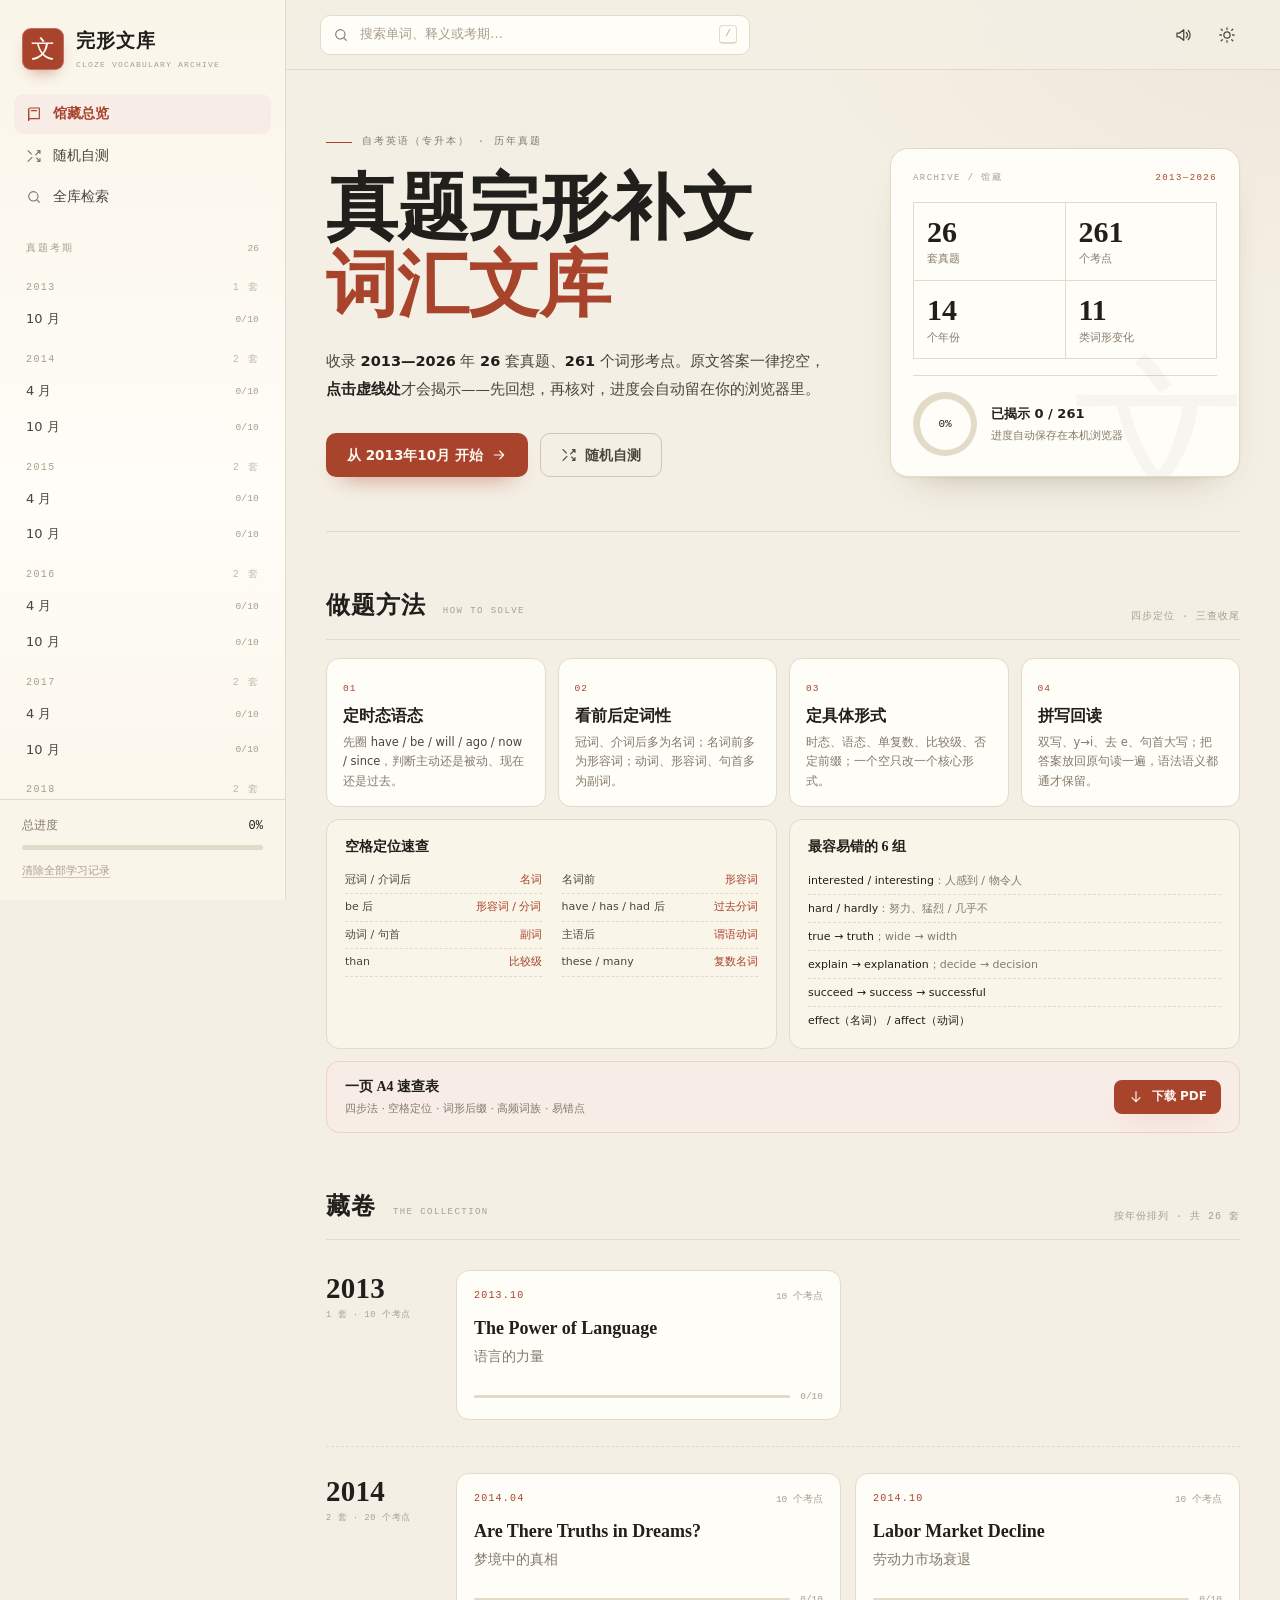
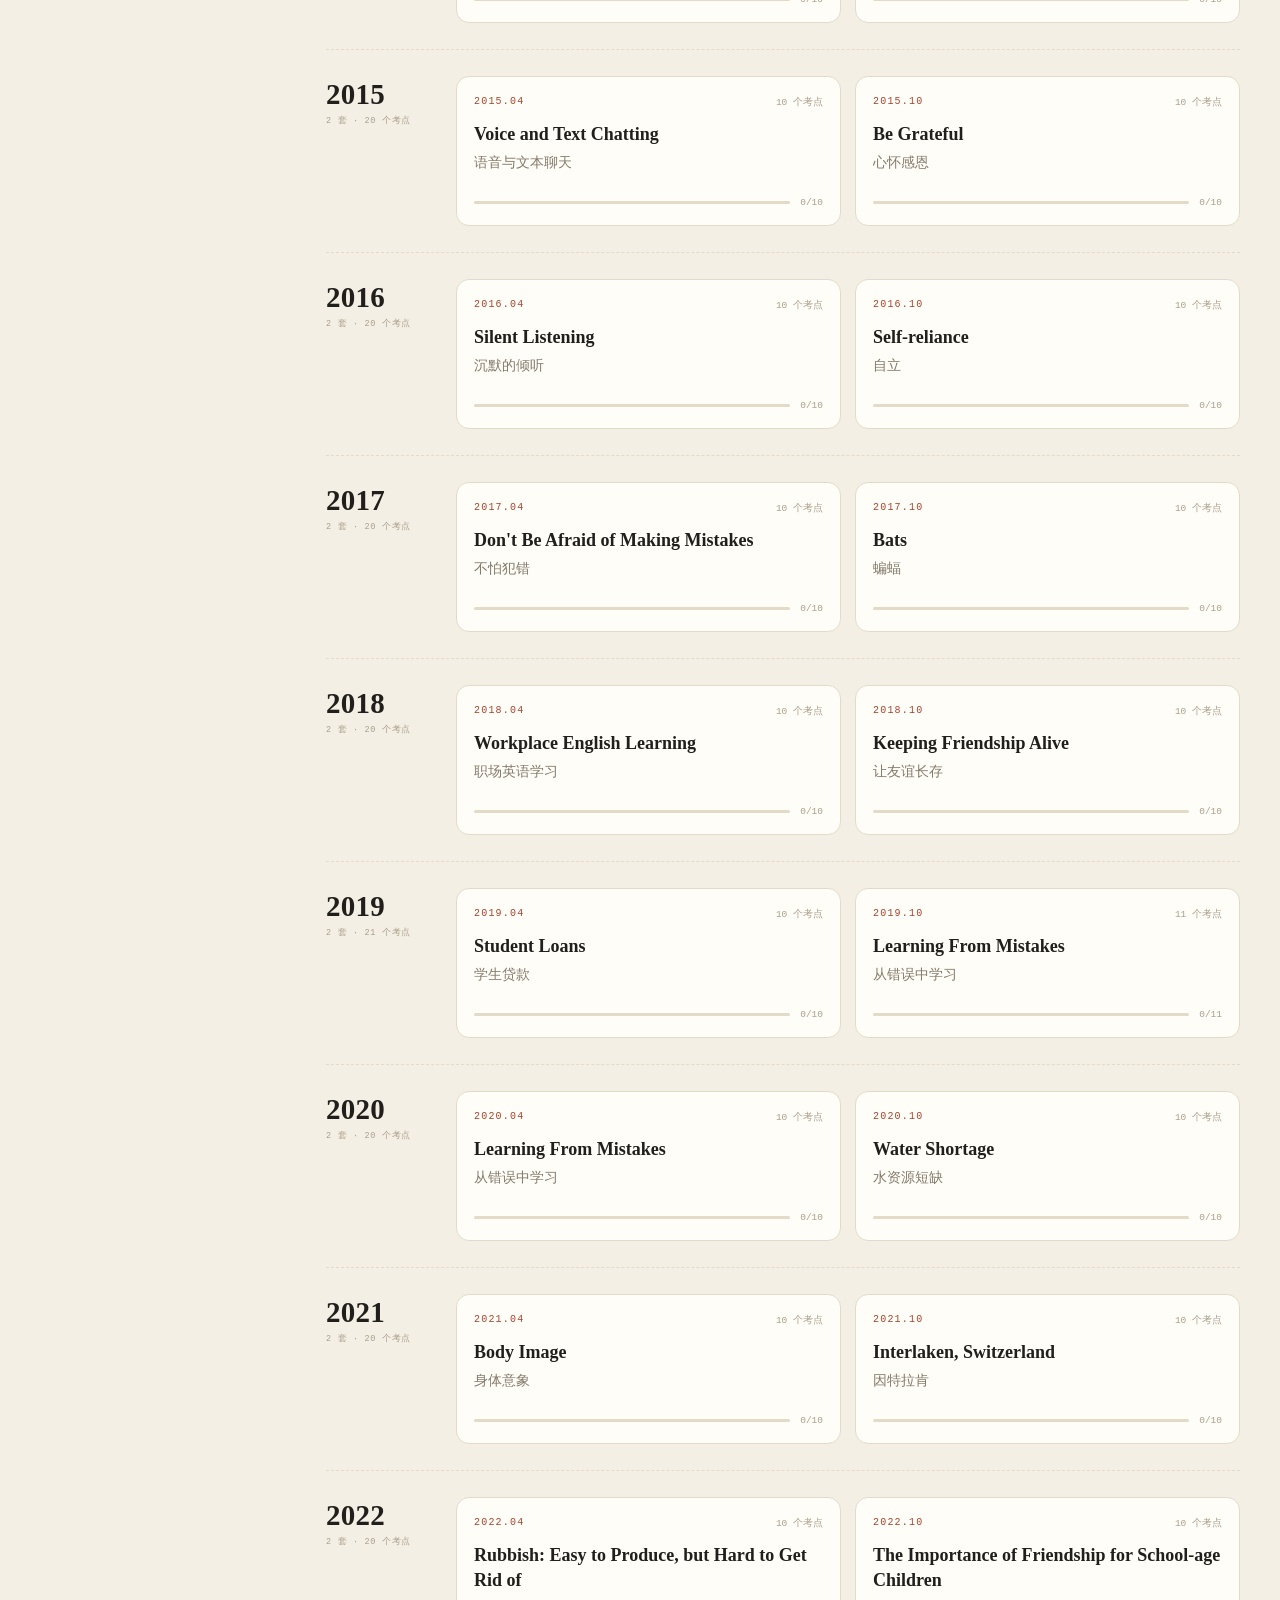
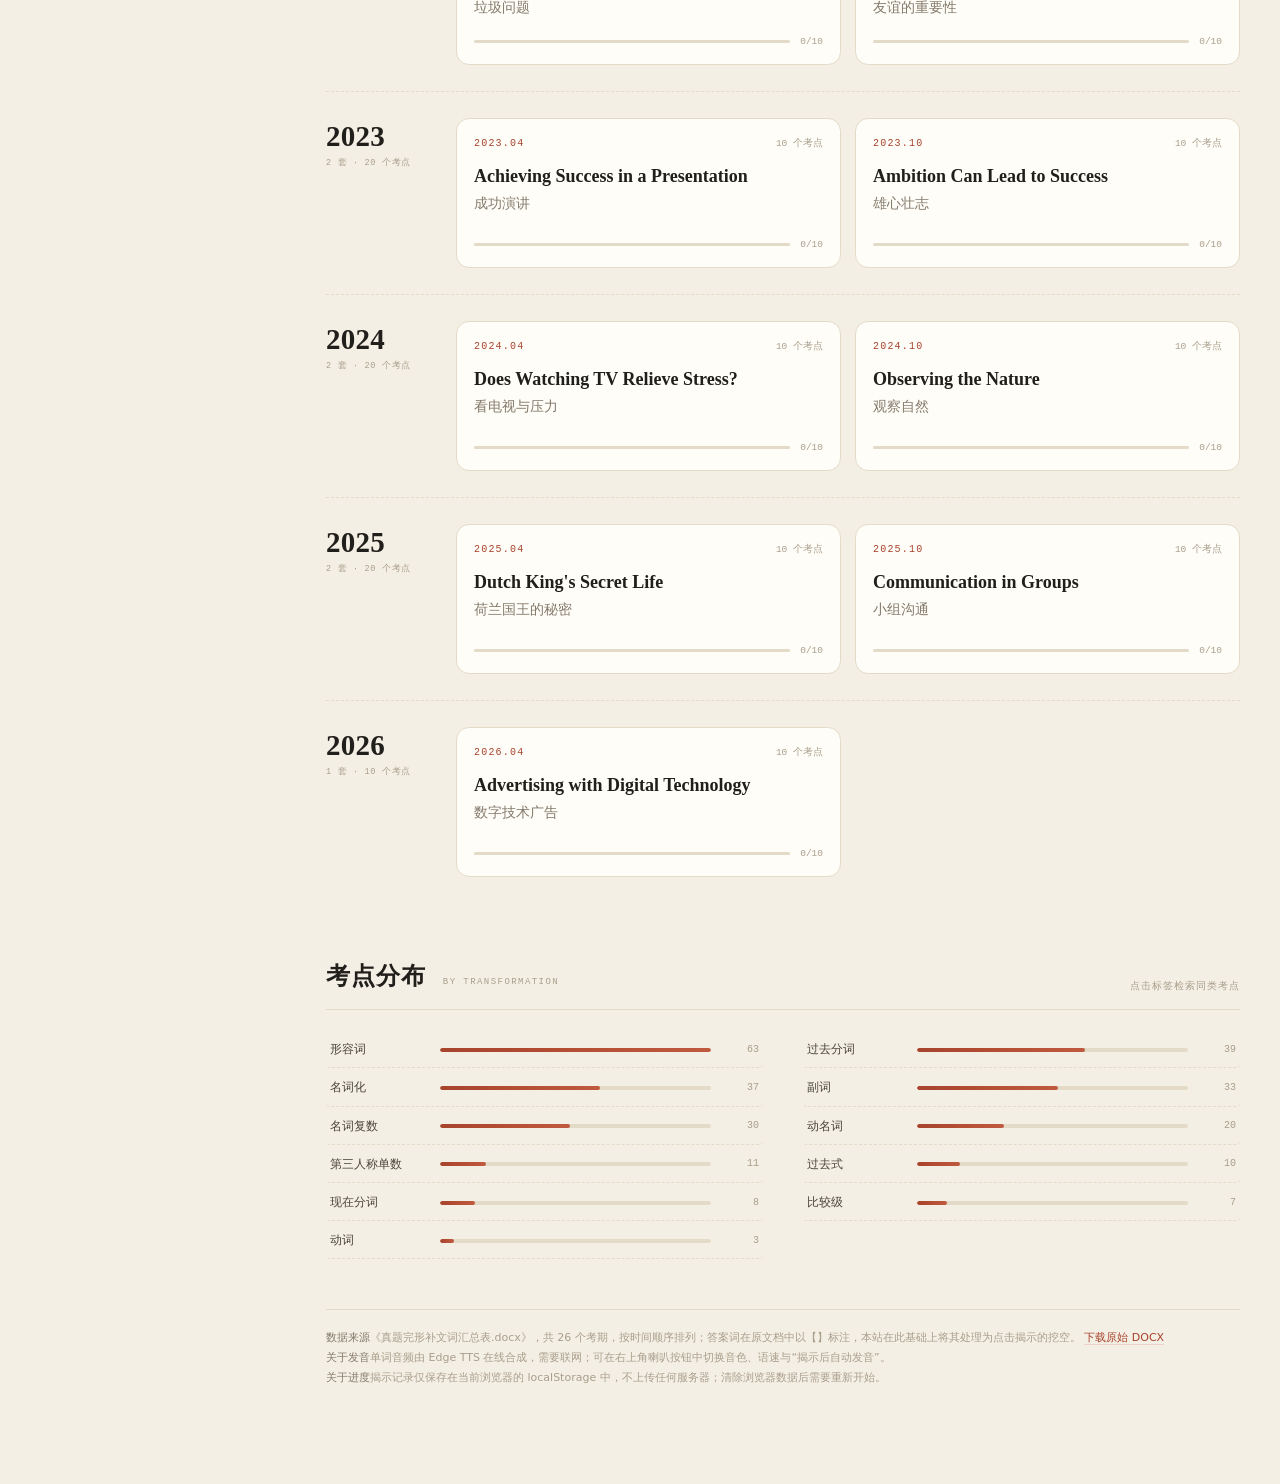
<file: index.html>
<!DOCTYPE html>
<html lang="zh-CN" data-theme="light">
<head>
<meta charset="utf-8">
<meta name="viewport" content="width=device-width, initial-scale=1, viewport-fit=cover">
<title>真题完形补文词汇文库 · 自考英语（专升本）</title>
<meta name="description" content="自考英语（专升本）历年真题完形补文词汇对照文库：收录 2013—2026 年 26 套真题、261 个考点。答案以挖空呈现，点击即可揭示，支持单词发音、检索、随机自测与学习进度记录。">
<meta property="og:title" content="真题完形补文词汇文库">
<meta property="og:description" content="2013—2026 年 26 套自考英语（专升本）真题，261 个完形补文考点。点击挖空揭示答案，支持单词发音、检索、自测与进度记录。">
<meta property="og:type" content="website">
<meta name="theme-color" content="#f4efe4">
<link rel="icon" href="assets/favicon.svg" type="image/svg+xml">
<link rel="stylesheet" href="assets/css/main.css">
<script>
  (function () {
    try {
      var raw = localStorage.getItem("cloze-library-v1");
      var saved = raw ? JSON.parse(raw) : {};
      var theme = saved.theme || (window.matchMedia("(prefers-color-scheme: dark)").matches ? "dark" : "light");
      document.documentElement.dataset.theme = theme;
      document.querySelector('meta[name="theme-color"]').setAttribute("content", theme === "dark" ? "#131519" : "#f4efe4");
    } catch (e) { /* 首次访问或隐私模式 */ }
  })();
</script>
</head>
<body>
<a class="skip-link" href="#view" id="skipLink">跳到正文</a>
<noscript><div class="noscript">本站的挖空揭示、检索与学习进度依赖 JavaScript，请启用后刷新页面。</div></noscript>

<div class="app">
  <aside class="sidebar" id="sidebar" aria-label="文库目录">
    <div class="brand">
      <a class="brand-link" href="#/">
        <span class="seal" aria-hidden="true">文</span>
        <span class="brand-text">
          <strong>完形文库</strong>
          <small>CLOZE&nbsp;VOCABULARY&nbsp;ARCHIVE</small>
        </span>
      </a>
    </div>

    <div class="side-scroll">
      <nav class="side-nav" aria-label="导航">
        <a class="side-link" href="#/" data-nav="home">
          <svg class="icon" aria-hidden="true"><use href="#i-book"></use></svg>
          <span>馆藏总览</span>
        </a>
        <a class="side-link" href="#/quiz" data-nav="quiz">
          <svg class="icon" aria-hidden="true"><use href="#i-shuffle"></use></svg>
          <span>随机自测</span>
        </a>
        <a class="side-link" href="#/search" data-nav="search">
          <svg class="icon" aria-hidden="true"><use href="#i-search"></use></svg>
          <span>全库检索</span>
        </a>

        <div class="side-label">真题考期 <span id="paperCount">26</span></div>
        <div id="paperNav" class="paper-nav"></div>
      </nav>
    </div>

    <div class="side-foot">
      <div class="side-progress-top">
        <span>总进度</span>
        <b id="overallPct">0%</b>
      </div>
      <div class="track"><div class="track-fill" id="overallFill" style="width:0%"></div></div>
      <button class="text-btn" id="resetAll" type="button">清除全部学习记录</button>
    </div>
  </aside>

  <div class="scrim" id="scrim" aria-hidden="true"></div>

  <div class="main">
    <header class="topbar">
      <button class="icon-btn menu-btn" id="menuBtn" type="button" aria-label="打开目录" aria-expanded="false" aria-controls="sidebar">
        <svg class="icon" aria-hidden="true"><use href="#i-menu"></use></svg>
      </button>

      <a class="mini-brand" href="#/">
        <span class="seal seal-sm" aria-hidden="true">文</span>
        <span>完形文库</span>
      </a>

      <form class="search" id="globalSearch" role="search" autocomplete="off">
        <svg class="icon search-icon" aria-hidden="true"><use href="#i-search"></use></svg>
        <input id="globalSearchInput" type="search" placeholder="搜索单词、释义或考期…" aria-label="全库搜索" autocomplete="off" spellcheck="false">
        <kbd aria-hidden="true">/</kbd>
        <div class="search-pop" id="searchPop" hidden></div>
      </form>

      <div class="topbar-actions">
        <div class="voice-wrap" id="voiceWrap">
          <button class="icon-btn voice-btn" id="voiceBtn" type="button" aria-label="发音设置" aria-expanded="false" aria-controls="voicePop" title="发音设置">
            <svg class="icon" aria-hidden="true"><use href="#i-volume"></use></svg>
          </button>
          <div class="voice-pop" id="voicePop" role="dialog" aria-label="发音设置" hidden>
            <div class="voice-pop-head">
              <strong>发音设置</strong>
              <button class="mini-close" id="voiceClose" type="button" aria-label="关闭发音设置">
                <svg class="icon" aria-hidden="true"><use href="#i-close"></use></svg>
              </button>
            </div>
            <label class="voice-field">
              <span>音色</span>
              <select id="voiceSelect">
                <option value="en-US-JennyNeural">美式女声 · Jenny</option>
                <option value="en-US-AriaNeural">美式女声 · Aria</option>
                <option value="en-US-GuyNeural">美式男声 · Guy</option>
                <option value="en-GB-SoniaNeural">英式女声 · Sonia</option>
                <option value="en-GB-RyanNeural">英式男声 · Ryan</option>
                <option value="en-AU-NatashaNeural">澳式女声 · Natasha</option>
              </select>
            </label>
            <label class="voice-field">
              <span>语速</span>
              <select id="speedSelect">
                <option value="0.8">0.8× · 慢速</option>
                <option value="0.9">0.9× · 清晰</option>
                <option value="1">1.0× · 正常</option>
                <option value="1.1">1.1× · 稍快</option>
              </select>
            </label>
            <label class="voice-switch">
              <span>揭示答案后自动发音</span>
              <input type="checkbox" id="autoSpeak">
              <span class="switch-ui" aria-hidden="true"></span>
            </label>
            <button class="btn btn-ghost btn-sm voice-test" id="voiceTest" type="button">
              <svg class="icon" aria-hidden="true"><use href="#i-volume"></use></svg>
              试听 “vocabulary”
            </button>
            <p class="voice-note">由 Edge TTS 在线合成 · 微信 / iOS 首次播放请允许音频</p>
          </div>
        </div>
        <button class="icon-btn" id="themeBtn" type="button" aria-label="切换深色模式" title="切换深色模式">
          <svg class="icon icon-sun" aria-hidden="true"><use href="#i-sun"></use></svg>
          <svg class="icon icon-moon" aria-hidden="true"><use href="#i-moon"></use></svg>
        </button>
      </div>
    </header>

    <main class="view" id="view" tabindex="-1"></main>
  </div>
</div>

<div class="toast" id="toast" role="status" aria-live="polite"></div>

<svg class="svg-sprite" aria-hidden="true" focusable="false" xmlns="http://www.w3.org/2000/svg">
  <symbol id="i-search" viewBox="0 0 24 24"><circle cx="11" cy="11" r="7"></circle><path d="m20 20-3.6-3.6"></path></symbol>
  <symbol id="i-menu" viewBox="0 0 24 24"><path d="M4 7h16M4 12h16M4 17h16"></path></symbol>
  <symbol id="i-close" viewBox="0 0 24 24"><path d="m6 6 12 12M18 6 6 18"></path></symbol>
  <symbol id="i-sun" viewBox="0 0 24 24"><circle cx="12" cy="12" r="4.2"></circle><path d="M12 2.5v2M12 19.5v2M4.3 4.3l1.4 1.4M18.3 18.3l1.4 1.4M2.5 12h2M19.5 12h2M4.3 19.7l1.4-1.4M18.3 5.7l1.4-1.4"></path></symbol>
  <symbol id="i-moon" viewBox="0 0 24 24"><path d="M20 14.5A8.2 8.2 0 0 1 9.5 4a8.4 8.4 0 1 0 10.5 10.5Z"></path></symbol>
  <symbol id="i-book" viewBox="0 0 24 24"><path d="M4 5.5A2.5 2.5 0 0 1 6.5 3H20v16H6.5A2.5 2.5 0 0 0 4 21.5Z"></path><path d="M4 5.5v16"></path><path d="M8 7h8"></path></symbol>
  <symbol id="i-shuffle" viewBox="0 0 24 24"><path d="M17 4h4v4M21 4l-6.5 6.5M3 20l6-6M17 20h4v-4M21 20l-5-5M3 4l5 5"></path></symbol>
  <symbol id="i-arrow-left" viewBox="0 0 24 24"><path d="M19 12H5M11 6l-6 6 6 6"></path></symbol>
  <symbol id="i-arrow-right" viewBox="0 0 24 24"><path d="M5 12h14M13 6l6 6-6 6"></path></symbol>
  <symbol id="i-arrow-down" viewBox="0 0 24 24"><path d="M12 4v15M6 13l6 6 6-6"></path></symbol>
  <symbol id="i-rotate" viewBox="0 0 24 24"><path d="M3 12a9 9 0 1 0 3-6.7L3 8"></path><path d="M3 3v5h5"></path></symbol>
  <symbol id="i-check" viewBox="0 0 24 24"><path d="m5 12.5 4.5 4.5L19 7"></path></symbol>
  <symbol id="i-eye" viewBox="0 0 24 24"><path d="M2.5 12S6 5.5 12 5.5 21.5 12 21.5 12 18 18.5 12 18.5 2.5 12 2.5 12Z"></path><circle cx="12" cy="12" r="3"></circle></symbol>
  <symbol id="i-volume" viewBox="0 0 24 24"><path d="M4 9.5v5h3.3L13 19V5L7.3 9.5H4Z"></path><path d="M16.4 8.6a4.9 4.9 0 0 1 0 6.8"></path><path d="M19 6a8.4 8.4 0 0 1 0 12"></path></symbol>
</svg>

<script src="assets/js/data.js"></script>
<script src="assets/js/app.js"></script>
</body>
</html>
</file>
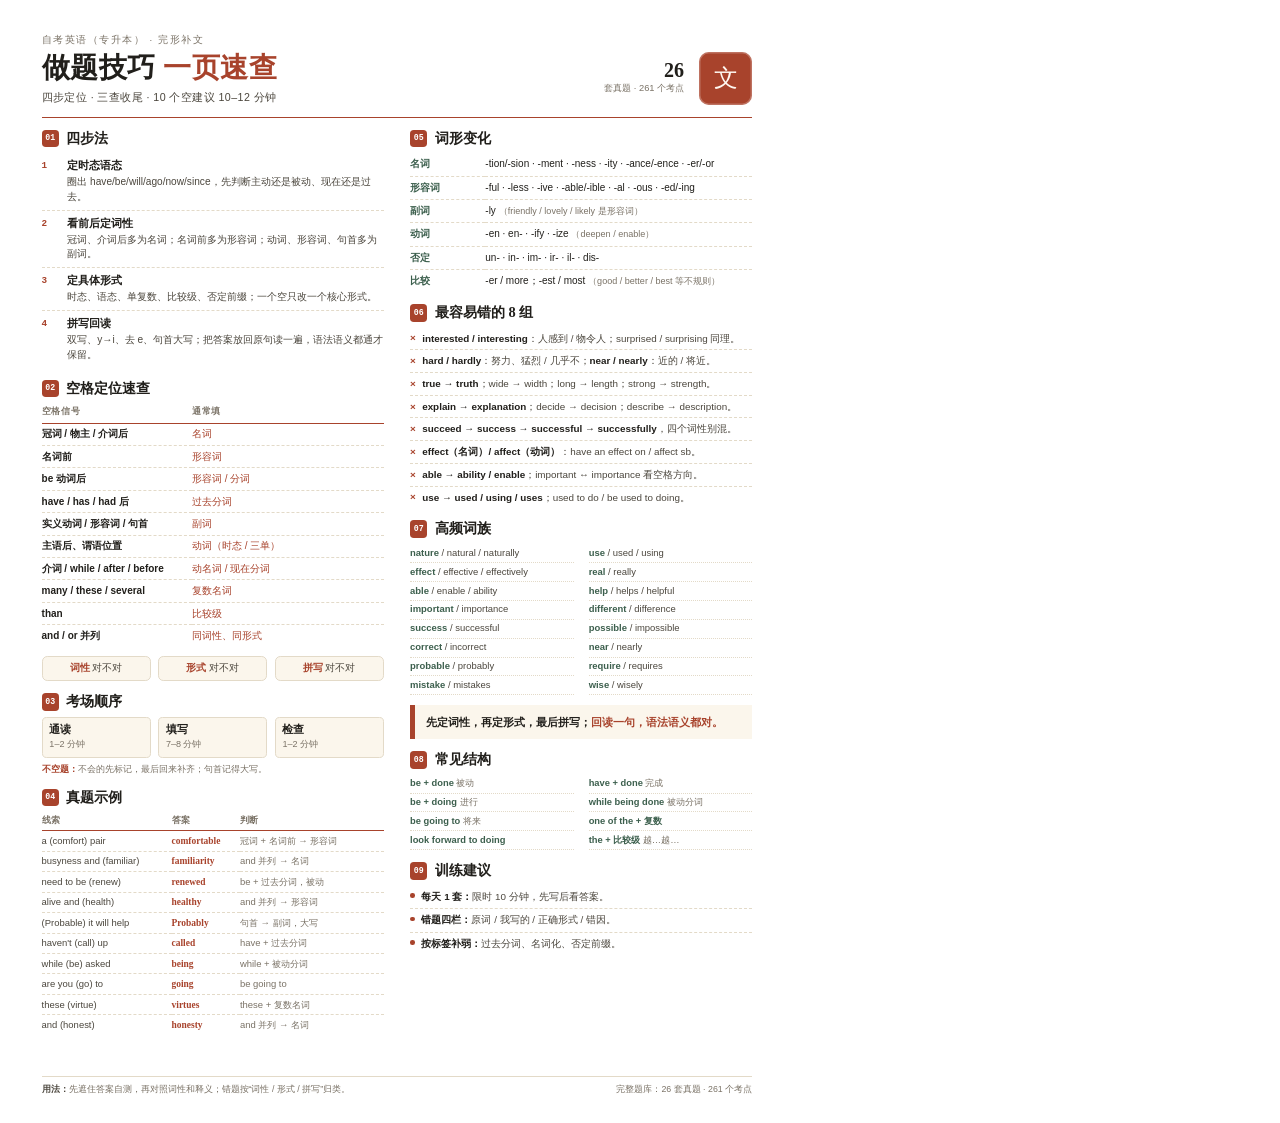
<file: reports/cheatsheet.html>
<!DOCTYPE html>
<html lang="zh-CN">
<head>
<meta charset="utf-8">
<title>完形补文做题技巧 · 一页速查</title>
<style>
  @page { size: A4; margin: 0; }
  * { box-sizing: border-box; }
  html, body { margin: 0; padding: 0; }
  body {
    width: 210mm;
    height: 297mm;
    padding: 9mm 11mm 7mm;
    display: flex;
    flex-direction: column;
    font-family: "Microsoft YaHei", "PingFang SC", "Hiragino Sans GB", sans-serif;
    color: #211f1b;
    background: #fff;
    -webkit-print-color-adjust: exact;
    print-color-adjust: exact;
    overflow: hidden;
  }
  :root {
    --accent: #a8432c;
    --ink: #211f1b;
    --ink-2: #4b463d;
    --muted: #7a7266;
    --line: #e3dac8;
    --cream: #fbf6ec;
    --green: #3c5f4d;
  }

  /* ---------- header ---------- */
  header {
    display: flex;
    justify-content: space-between;
    align-items: flex-end;
    gap: 8mm;
    padding-bottom: 3.2mm;
    border-bottom: 1.2pt solid var(--accent);
  }
  .eyebrow {
    font-size: 7.2pt;
    letter-spacing: .16em;
    color: var(--muted);
    margin-bottom: 1.6mm;
  }
  h1 {
    margin: 0;
    font-family: "Songti SC", "SimSun", "STSong", serif;
    font-size: 21pt;
    line-height: 1.1;
    font-weight: 700;
    letter-spacing: .02em;
  }
  h1 em { font-style: normal; color: var(--accent); }
  .sub {
    margin: 1.8mm 0 0;
    font-size: 8pt;
    color: var(--ink-2);
    letter-spacing: .04em;
  }
  .head-right { display: flex; align-items: center; gap: 4mm; flex: none; }
  .stats {
    text-align: right;
    font-size: 7pt;
    color: var(--muted);
    line-height: 1.7;
  }
  .stats b { display: block; font-family: Georgia, serif; font-size: 15pt; color: var(--ink); font-weight: 700; line-height: 1.1; }
  .seal {
    width: 14mm;
    height: 14mm;
    border-radius: 2.6mm;
    background: var(--accent);
    color: #fff8f1;
    display: grid;
    place-items: center;
    font-family: "Songti SC", "SimSun", serif;
    font-size: 18pt;
    line-height: 1;
    box-shadow: inset 0 0 0 .4mm rgba(255,255,255,.25);
  }

  /* ---------- main ---------- */
  main {
    flex: 1;
    display: grid;
    grid-template-columns: 1fr 1fr;
    gap: 7mm;
    padding-top: 3.2mm;
    min-height: 0;
  }
  .col { min-width: 0; }
  h2 {
    display: flex;
    align-items: center;
    gap: 2mm;
    margin: 3.2mm 0 1.6mm;
    font-family: "Songti SC", "SimSun", serif;
    font-size: 10.8pt;
    line-height: 1.2;
    font-weight: 700;
    color: var(--ink);
  }
  h2:first-child { margin-top: 0; }
  h2 .no {
    display: inline-grid;
    place-items: center;
    width: 4.6mm;
    height: 4.6mm;
    border-radius: 1mm;
    background: var(--accent);
    color: #fff;
    font: 700 6.2pt/1 "Consolas", monospace;
    flex: none;
  }

  /* ---------- steps ---------- */
  .steps { margin: 0; padding: 0; list-style: none; }
  .steps li {
    display: grid;
    grid-template-columns: 5.2mm 1fr;
    gap: 1.6mm;
    padding: 1.35mm 0;
    border-bottom: .4pt dashed var(--line);
  }
  .steps li:last-child { border-bottom: 0; }
  .steps .n {
    font: 700 7pt/1.5 "Consolas", monospace;
    color: var(--accent);
    padding-top: .3mm;
  }
  .steps b { display: block; font-size: 8.6pt; font-weight: 700; margin-bottom: .5mm; }
  .steps p { margin: 0; font-size: 7.6pt; line-height: 1.45; color: var(--ink-2); }

  /* ---------- tables ---------- */
  table { width: 100%; border-collapse: collapse; }
  th, td { text-align: left; vertical-align: top; }
  .lookup th {
    padding: .8mm 0 1.2mm;
    font-size: 6.6pt;
    font-weight: 600;
    letter-spacing: .08em;
    color: var(--muted);
    border-bottom: .8pt solid var(--accent);
  }
  .lookup td {
    padding: 1.05mm 0;
    border-bottom: .4pt dashed var(--line);
    font-size: 7.5pt;
    line-height: 1.35;
  }
  .lookup td:first-child { width: 44%; color: var(--ink); font-weight: 600; }
  .lookup td:last-child { color: var(--accent); }
  .lookup tr:last-child td { border-bottom: 0; }

  /* ---------- checks ---------- */
  .checks {
    display: flex;
    gap: 2mm;
    margin-top: 2.4mm;
  }
  .checks span {
    flex: 1;
    padding: 1.4mm 1.8mm;
    border: .5pt solid var(--line);
    border-radius: 1.4mm;
    background: var(--cream);
    font-size: 7.4pt;
    text-align: center;
    color: var(--ink-2);
  }
  .checks b { color: var(--accent); font-weight: 700; }
  .time-note {
    margin-top: 1.8mm;
    font-size: 7pt;
    line-height: 1.5;
    color: var(--muted);
  }
  .time-note b { color: var(--ink-2); font-weight: 600; }

  .flow {
    display: grid;
    grid-template-columns: repeat(3, 1fr);
    gap: 2mm;
    margin-top: 1.6mm;
  }
  .flow div {
    padding: 1.5mm 1.8mm;
    border: .5pt solid var(--line);
    border-radius: 1.2mm;
    background: var(--cream);
  }
  .flow b { display: block; font-size: 8pt; color: var(--ink); }
  .flow span { display: block; margin-top: .3mm; font-size: 6.8pt; color: var(--muted); }
  .flow-note {
    margin: 1.4mm 0 0;
    font-size: 6.9pt;
    line-height: 1.45;
    color: var(--muted);
  }
  .flow-note b { color: var(--accent); font-weight: 600; }

  .practice { margin: 0; padding: 0; list-style: none; }
  .practice li {
    position: relative;
    padding: 1.1mm 0 1.1mm 3mm;
    border-bottom: .4pt dashed var(--line);
    font-size: 7.4pt;
    line-height: 1.45;
    color: var(--ink-2);
  }
  .practice li:last-child { border-bottom: 0; }
  .practice li::before {
    content: "";
    position: absolute;
    left: 0;
    top: 2mm;
    width: 1.2mm;
    height: 1.2mm;
    border-radius: 50%;
    background: var(--accent);
  }
  .practice b { color: var(--ink); font-weight: 600; }

  .example-table { margin-top: .6mm; }
  .example-table th {
    padding: .6mm 0 1mm;
    font-size: 6.4pt;
    font-weight: 600;
    letter-spacing: .06em;
    color: var(--muted);
    border-bottom: .8pt solid var(--accent);
  }
  .example-table td {
    padding: .95mm 0;
    border-bottom: .4pt dashed var(--line);
    font-size: 7.1pt;
    line-height: 1.3;
    vertical-align: top;
  }
  .example-table td:first-child { width: 38%; color: var(--ink-2); }
  .example-table td:nth-child(2) { width: 20%; }
  .example-table td:last-child { width: 42%; color: var(--muted); }
  .example-table em {
    font-family: Georgia, "Times New Roman", serif;
    font-style: normal;
    font-weight: 700;
    color: var(--accent);
  }
  .example-table tr:last-child td { border-bottom: 0; }

  .structures {
    display: grid;
    grid-template-columns: 1fr 1fr;
    gap: 0 4mm;
    margin-top: .8mm;
  }
  .structures span {
    display: block;
    padding: .7mm 0;
    border-bottom: .3pt dotted var(--line);
    font-size: 7pt;
    line-height: 1.35;
    color: var(--muted);
  }
  .structures b { color: var(--green); font-weight: 600; }

  /* ---------- forms table ---------- */
  .forms td {
    padding: 1.1mm 0;
    border-bottom: .4pt dashed var(--line);
    font-size: 7.5pt;
    line-height: 1.4;
  }
  .forms td:first-child {
    width: 22%;
    color: var(--green);
    font-weight: 700;
    white-space: nowrap;
  }
  .forms tr:last-child td { border-bottom: 0; }
  .mini { color: var(--muted); font-size: 6.8pt; font-weight: 400; }

  /* ---------- traps ---------- */
  .traps { margin: 0; padding: 0; list-style: none; }
  .traps li {
    position: relative;
    padding: 1.05mm 0 1.05mm 3.2mm;
    border-bottom: .4pt dashed var(--line);
    font-size: 7.4pt;
    line-height: 1.4;
    color: var(--ink-2);
  }
  .traps li:last-child { border-bottom: 0; }
  .traps li::before {
    content: "×";
    position: absolute;
    left: 0;
    top: 1mm;
    color: var(--accent);
    font-weight: 700;
    font-size: 7.4pt;
  }
  .traps b { color: var(--ink); font-weight: 700; }

  /* ---------- families ---------- */
  .families {
    display: grid;
    grid-template-columns: 1fr 1fr;
    gap: 0 4mm;
    margin-top: .6mm;
  }
  .families span {
    display: block;
    padding: .75mm 0;
    font-size: 7.1pt;
    line-height: 1.3;
    color: var(--ink-2);
    border-bottom: .3pt dotted var(--line);
  }
  .families b { color: var(--green); font-weight: 600; }

  /* ---------- motto ---------- */
  .motto {
    margin-top: 2.6mm;
    padding: 2.2mm 2.8mm;
    border-left: 1.4mm solid var(--accent);
    background: var(--cream);
    font-size: 8.4pt;
    line-height: 1.55;
    color: var(--ink);
    font-weight: 600;
  }
  .motto span { color: var(--accent); }

  /* ---------- examples ---------- */
  .examples {
    margin-top: 2.8mm;
    padding: 2.2mm 3mm;
    border: .5pt solid var(--line);
    border-radius: 1.6mm;
    background: #fffdf8;
  }
  .examples h3 {
    margin: 0 0 1.2mm;
    font-family: "Songti SC", "SimSun", serif;
    font-size: 8.2pt;
    color: var(--accent);
    font-weight: 700;
  }
  .examples p {
    margin: 0;
    font-size: 7.1pt;
    line-height: 1.6;
    color: var(--muted);
  }
  .examples b { color: var(--ink-2); font-weight: 600; }
  .examples em { font-family: Georgia, serif; font-style: normal; color: var(--accent); font-weight: 700; }

  /* ---------- footer ---------- */
  footer {
    display: flex;
    justify-content: space-between;
    gap: 6mm;
    margin-top: 2.4mm;
    padding-top: 1.6mm;
    border-top: .5pt solid var(--line);
    font-size: 6.6pt;
    line-height: 1.5;
    color: var(--muted);
  }
  footer b { color: var(--ink-2); font-weight: 600; }
</style>
</head>
<body>

<header>
  <div>
    <div class="eyebrow">自考英语（专升本） · 完形补文</div>
    <h1>做题技巧 <em>一页速查</em></h1>
    <p class="sub">四步定位 · 三查收尾 · 10 个空建议 10–12 分钟</p>
  </div>
  <div class="head-right">
    <div class="stats">
      <b>26</b>
      套真题 · 261 个考点
    </div>
    <div class="seal">文</div>
  </div>
</header>

<main>
  <section class="col">
    <h2><span class="no">01</span>四步法</h2>
    <ol class="steps">
      <li>
        <span class="n">1</span>
        <div><b>定时态语态</b><p>圈出 have/be/will/ago/now/since，先判断主动还是被动、现在还是过去。</p></div>
      </li>
      <li>
        <span class="n">2</span>
        <div><b>看前后定词性</b><p>冠词、介词后多为名词；名词前多为形容词；动词、形容词、句首多为副词。</p></div>
      </li>
      <li>
        <span class="n">3</span>
        <div><b>定具体形式</b><p>时态、语态、单复数、比较级、否定前缀；一个空只改一个核心形式。</p></div>
      </li>
      <li>
        <span class="n">4</span>
        <div><b>拼写回读</b><p>双写、y→i、去 e、句首大写；把答案放回原句读一遍，语法语义都通才保留。</p></div>
      </li>
    </ol>

    <h2><span class="no">02</span>空格定位速查</h2>
    <table class="lookup">
      <thead><tr><th>空格信号</th><th>通常填</th></tr></thead>
      <tbody>
        <tr><td>冠词 / 物主 / 介词后</td><td>名词</td></tr>
        <tr><td>名词前</td><td>形容词</td></tr>
        <tr><td>be 动词后</td><td>形容词 / 分词</td></tr>
        <tr><td>have / has / had 后</td><td>过去分词</td></tr>
        <tr><td>实义动词 / 形容词 / 句首</td><td>副词</td></tr>
        <tr><td>主语后、谓语位置</td><td>动词（时态 / 三单）</td></tr>
        <tr><td>介词 / while / after / before</td><td>动名词 / 现在分词</td></tr>
        <tr><td>many / these / several</td><td>复数名词</td></tr>
        <tr><td>than</td><td>比较级</td></tr>
        <tr><td>and / or 并列</td><td>同词性、同形式</td></tr>
      </tbody>
    </table>

    <div class="checks">
      <span><b>词性</b> 对不对</span>
      <span><b>形式</b> 对不对</span>
      <span><b>拼写</b> 对不对</span>
    </div>

    <h2><span class="no">03</span>考场顺序</h2>
    <div class="flow">
      <div><b>通读</b><span>1–2 分钟</span></div>
      <div><b>填写</b><span>7–8 分钟</span></div>
      <div><b>检查</b><span>1–2 分钟</span></div>
    </div>
    <p class="flow-note"><b>不空题：</b>不会的先标记，最后回来补齐；句首记得大写。</p>
    <h2><span class="no">04</span>真题示例</h2>
    <table class="example-table">
      <thead><tr><th>线索</th><th>答案</th><th>判断</th></tr></thead>
      <tbody>
        <tr><td>a (comfort) pair</td><td><em>comfortable</em></td><td>冠词 + 名词前 → 形容词</td></tr>
        <tr><td>busyness and (familiar)</td><td><em>familiarity</em></td><td>and 并列 → 名词</td></tr>
        <tr><td>need to be (renew)</td><td><em>renewed</em></td><td>be + 过去分词，被动</td></tr>
        <tr><td>alive and (health)</td><td><em>healthy</em></td><td>and 并列 → 形容词</td></tr>
        <tr><td>(Probable) it will help</td><td><em>Probably</em></td><td>句首 → 副词，大写</td></tr>
        <tr><td>haven't (call) up</td><td><em>called</em></td><td>have + 过去分词</td></tr>
        <tr><td>while (be) asked</td><td><em>being</em></td><td>while + 被动分词</td></tr>
        <tr><td>are you (go) to</td><td><em>going</em></td><td>be going to</td></tr>
        <tr><td>these (virtue)</td><td><em>virtues</em></td><td>these + 复数名词</td></tr>
        <tr><td>and (honest)</td><td><em>honesty</em></td><td>and 并列 → 名词</td></tr>
      </tbody>
    </table>
  </section>

  <section class="col">
    <h2><span class="no">05</span>词形变化</h2>
    <table class="forms">
      <tbody>
        <tr><td>名词</td><td>-tion/-sion · -ment · -ness · -ity · -ance/-ence · -er/-or</td></tr>
        <tr><td>形容词</td><td>-ful · -less · -ive · -able/-ible · -al · -ous · -ed/-ing</td></tr>
        <tr><td>副词</td><td>-ly <span class="mini">（friendly / lovely / likely 是形容词）</span></td></tr>
        <tr><td>动词</td><td>-en · en- · -ify · -ize <span class="mini">（deepen / enable）</span></td></tr>
        <tr><td>否定</td><td>un- · in- · im- · ir- · il- · dis-</td></tr>
        <tr><td>比较</td><td>-er / more；-est / most <span class="mini">（good / better / best 等不规则）</span></td></tr>
      </tbody>
    </table>

    <h2><span class="no">06</span>最容易错的 8 组</h2>
    <ul class="traps">
      <li><b>interested / interesting</b>：人感到 / 物令人；surprised / surprising 同理。</li>
      <li><b>hard / hardly</b>：努力、猛烈 / 几乎不；<b>near / nearly</b>：近的 / 将近。</li>
      <li><b>true → truth</b>；wide → width；long → length；strong → strength。</li>
      <li><b>explain → explanation</b>；decide → decision；describe → description。</li>
      <li><b>succeed → success → successful → successfully</b>，四个词性别混。</li>
      <li><b>effect（名词）/ affect（动词）</b>：have an effect on / affect sb。</li>
      <li><b>able → ability / enable</b>；important ↔ importance 看空格方向。</li>
      <li><b>use → used / using / uses</b>；used to do / be used to doing。</li>
    </ul>

    <h2><span class="no">07</span>高频词族</h2>
    <div class="families">
      <span><b>nature</b> / natural / naturally</span>
      <span><b>use</b> / used / using</span>
      <span><b>effect</b> / effective / effectively</span>
      <span><b>real</b> / really</span>
      <span><b>able</b> / enable / ability</span>
      <span><b>help</b> / helps / helpful</span>
      <span><b>important</b> / importance</span>
      <span><b>different</b> / difference</span>
      <span><b>success</b> / successful</span>
      <span><b>possible</b> / impossible</span>
      <span><b>correct</b> / incorrect</span>
      <span><b>near</b> / nearly</span>
      <span><b>probable</b> / probably</span>
      <span><b>require</b> / requires</span>
      <span><b>mistake</b> / mistakes</span>
      <span><b>wise</b> / wisely</span>
    </div>

    <div class="motto">先定词性，再定形式，最后拼写；<span>回读一句，语法语义都对。</span></div>

    <h2><span class="no">08</span>常见结构</h2>
    <div class="structures">
      <span><b>be + done</b> 被动</span>
      <span><b>have + done</b> 完成</span>
      <span><b>be + doing</b> 进行</span>
      <span><b>while being done</b> 被动分词</span>
      <span><b>be going to</b> 将来</span>
      <span><b>one of the + 复数</b></span>
      <span><b>look forward to doing</b></span>
      <span><b>the + 比较级</b> 越…越…</span>
    </div>

    <h2><span class="no">09</span>训练建议</h2>
    <ul class="practice">
      <li><b>每天 1 套：</b>限时 10 分钟，先写后看答案。</li>
      <li><b>错题四栏：</b>原词 / 我写的 / 正确形式 / 错因。</li>
      <li><b>按标签补弱：</b>过去分词、名词化、否定前缀。</li>
    </ul>
  </section>
</main>

<footer>
  <span><b>用法：</b>先遮住答案自测，再对照词性和释义；错题按“词性 / 形式 / 拼写”归类。</span>
  <span>完整题库：26 套真题 · 261 个考点</span>
</footer>

</body>
</html>
</file>
<file: assets/css/main.css>
/* ==========================================================================
   真题完形补文词汇文库 · 主样式
   设计语言：纸本文库 / 朱砂印章 / 宋体标题 / 克制的动效
   ========================================================================== */

/* ---------- 1. 变量 ---------- */
:root {
  --bg: #f4efe4;
  --bg-deep: #ece4d3;
  --panel: #fffdf8;
  --panel-2: #faf5e9;
  --ink: #211f1b;
  --ink-2: #4b463d;
  --muted: #847a6b;
  --faint: #a99e8c;
  --line: #e3dac8;
  --line-2: #d2c5ad;
  --accent: #a8432c;
  --accent-2: #c05a3e;
  --accent-wash: #f8ece6;
  --accent-line: #ecd2c7;
  --green: #3c5f4d;
  --green-wash: #e7efe8;

  --shadow: 0 1px 2px rgba(60, 45, 25, .05), 0 18px 40px -28px rgba(60, 45, 25, .45);
  --shadow-pop: 0 18px 50px -24px rgba(40, 30, 15, .45);

  --serif: "Noto Serif SC", "Source Han Serif SC", "Songti SC", "STSong", "SimSun", serif;
  --sans: "Inter", "PingFang SC", "Hiragino Sans GB", "Microsoft YaHei", system-ui, -apple-system, sans-serif;
  --en: "Iowan Old Style", "Palatino Linotype", "Book Antiqua", Georgia, "Times New Roman", serif;
  --mono: "JetBrains Mono", "SFMono-Regular", Consolas, "Liberation Mono", monospace;

  --r: 16px;
  --topbar-h: 70px;
  --side-w: 286px;
  --safe-top: env(safe-area-inset-top, 0px);
  --safe-right: env(safe-area-inset-right, 0px);
  --safe-bottom: env(safe-area-inset-bottom, 0px);
  --safe-left: env(safe-area-inset-left, 0px);
}

[data-theme="dark"] {
  --bg: #131519;
  --bg-deep: #0e1013;
  --panel: #1b1e24;
  --panel-2: #171a1f;
  --ink: #ece6d9;
  --ink-2: #c3bcae;
  --muted: #988f80;
  --faint: #6f695d;
  --line: #2b2f36;
  --line-2: #3b404a;
  --accent: #e0795c;
  --accent-2: #ef9277;
  --accent-wash: #2a1c18;
  --accent-line: #4a2d25;
  --green: #9cc2ac;
  --green-wash: #1c2a23;

  --shadow: 0 1px 2px rgba(0, 0, 0, .3), 0 18px 40px -28px rgba(0, 0, 0, .7);
  --shadow-pop: 0 18px 50px -20px rgba(0, 0, 0, .75);
}

/* ---------- 2. 基础 ---------- */
*, *::before, *::after { box-sizing: border-box; }

html { -webkit-text-size-adjust: 100%; }

body {
  margin: 0;
  min-height: 100vh;
  font-family: var(--sans);
  font-size: 14px;
  line-height: 1.6;
  color: var(--ink);
  background:
    radial-gradient(1200px 620px at 12% -12%, rgba(255, 255, 255, .55), transparent 62%),
    radial-gradient(900px 520px at 102% 0%, rgba(168, 67, 44, .055), transparent 58%),
    var(--bg);
  -webkit-font-smoothing: antialiased;
  -webkit-tap-highlight-color: transparent;
  text-rendering: optimizeLegibility;
}

[data-theme="dark"] body {
  background:
    radial-gradient(1200px 620px at 12% -12%, rgba(255, 255, 255, .035), transparent 62%),
    radial-gradient(900px 520px at 102% 0%, rgba(224, 121, 92, .05), transparent 58%),
    var(--bg);
}

h1, h2, h3, h4, p, figure { margin: 0; }

a { color: inherit; text-decoration: none; }

button, input { font: inherit; color: inherit; }

button { padding: 0; background: none; border: 0; }

button, a, select, input { touch-action: manipulation; }

[hidden] { display: none !important; }

::selection { background: var(--accent); color: #fff; }

:focus-visible {
  outline: 2px solid var(--accent);
  outline-offset: 2px;
  border-radius: 4px;
}

.icon {
  width: 18px;
  height: 18px;
  flex: none;
  fill: none;
  stroke: currentColor;
  stroke-width: 1.7;
  stroke-linecap: round;
  stroke-linejoin: round;
}

.svg-sprite { position: absolute; width: 0; height: 0; overflow: hidden; }

.skip-link {
  position: fixed;
  top: -60px;
  left: 16px;
  z-index: 200;
  padding: 10px 16px;
  border-radius: 8px;
  background: var(--ink);
  color: var(--bg);
  font-size: 13px;
  transition: top .2s ease;
}
.skip-link:focus { top: 12px; }

.noscript {
  margin: 16px;
  padding: 12px 16px;
  border: 1px solid var(--line);
  border-radius: 10px;
  background: var(--panel);
  color: var(--ink-2);
  font-size: 13px;
}

/* ---------- 3. 布局 ---------- */
.app {
  display: grid;
  grid-template-columns: var(--side-w) minmax(0, 1fr);
  min-height: 100vh;
}

.main { min-width: 0; }

.view {
  max-width: 1180px;
  margin: 0 auto;
  padding: 36px 40px 96px;
  outline: none;
}

/* ---------- 4. 侧栏 ---------- */
.sidebar {
  position: sticky;
  top: 0;
  z-index: 50;
  display: flex;
  flex-direction: column;
  height: 100vh;
  height: 100dvh;
  padding-top: var(--safe-top);
  background: linear-gradient(180deg, var(--panel-2), var(--panel) 55%, var(--panel-2));
  border-right: 1px solid var(--line);
}

.brand { padding: 26px 22px 18px; }

.brand-link { display: flex; align-items: center; gap: 12px; }

.seal {
  display: grid;
  place-items: center;
  width: 42px;
  height: 42px;
  flex: none;
  border-radius: 9px;
  background: var(--accent);
  color: #fff8f1;
  font-family: var(--serif);
  font-size: 24px;
  line-height: 1;
  box-shadow: inset 0 0 0 1px rgba(255, 255, 255, .25), 0 8px 18px -10px rgba(168, 67, 44, .9);
}
.seal-sm { width: 30px; height: 30px; font-size: 17px; border-radius: 7px; }

.brand-text { display: flex; flex-direction: column; gap: 3px; min-width: 0; }
.brand-text strong {
  font-family: var(--serif);
  font-size: 19px;
  font-weight: 700;
  letter-spacing: .06em;
  color: var(--ink);
}
.brand-text small {
  font-family: var(--mono);
  font-size: 8px;
  letter-spacing: .15em;
  color: var(--faint);
  white-space: nowrap;
}

.side-scroll {
  flex: 1;
  min-height: 0;
  overflow-y: auto;
  overscroll-behavior: contain;
  scrollbar-width: thin;
  scrollbar-color: var(--line-2) transparent;
  padding: 4px 14px 18px;
}
.side-scroll::-webkit-scrollbar { width: 6px; }
.side-scroll::-webkit-scrollbar-thumb { background: var(--line-2); border-radius: 3px; }

.side-nav { display: flex; flex-direction: column; gap: 2px; }

.side-link {
  display: flex;
  align-items: center;
  gap: 11px;
  padding: 9px 12px;
  border-radius: 9px;
  color: var(--ink-2);
  font-size: 13.5px;
  transition: background-color .15s, color .15s;
}
.side-link .icon { width: 16px; height: 16px; opacity: .72; }
.side-link:hover { background: var(--bg-deep); color: var(--ink); }
.side-link.is-active { background: var(--accent-wash); color: var(--accent); font-weight: 600; }
.side-link.is-active .icon { opacity: 1; }

.side-label {
  display: flex;
  align-items: center;
  justify-content: space-between;
  margin: 22px 12px 8px;
  font-family: var(--mono);
  font-size: 9.5px;
  letter-spacing: .2em;
  color: var(--faint);
}
.side-label span { letter-spacing: 0; }

.paper-nav { display: flex; flex-direction: column; gap: 1px; }

.side-year {
  display: flex;
  justify-content: space-between;
  padding: 14px 12px 5px;
  font-family: var(--mono);
  font-size: 10px;
  letter-spacing: .14em;
  color: var(--faint);
}
.side-year em { font-style: normal; opacity: .7; }

.side-paper {
  display: flex;
  align-items: center;
  justify-content: space-between;
  gap: 8px;
  padding: 7px 12px;
  border-radius: 8px;
  color: var(--ink-2);
  font-size: 13px;
  transition: background-color .15s, color .15s;
}
.side-paper:hover { background: var(--bg-deep); color: var(--ink); }
.side-paper.is-active {
  background: var(--panel);
  color: var(--accent);
  font-weight: 600;
  box-shadow: inset 0 0 0 1px var(--line), 0 6px 14px -12px rgba(60, 45, 25, .6);
}
.side-count {
  font-family: var(--mono);
  font-size: 9.5px;
  font-weight: 400;
  letter-spacing: .02em;
  color: var(--faint);
}
.side-paper.is-complete .side-count { color: var(--green); }

.side-foot {
  flex: none;
  padding: 16px 22px 20px;
  padding-bottom: max(20px, env(safe-area-inset-bottom));
  border-top: 1px solid var(--line);
  background: var(--panel-2);
}
.side-progress-top {
  display: flex;
  justify-content: space-between;
  align-items: baseline;
  margin-bottom: 8px;
  font-size: 11.5px;
  color: var(--muted);
}
.side-progress-top b { font-family: var(--mono); font-size: 12px; color: var(--ink); font-weight: 500; }

.track { height: 5px; border-radius: 3px; background: var(--line); overflow: hidden; }
.track-fill {
  height: 100%;
  width: 0;
  border-radius: 3px;
  background: linear-gradient(90deg, var(--accent), var(--accent-2));
  transition: width .4s ease;
}

.text-btn {
  margin-top: 12px;
  font-size: 10.5px;
  color: var(--faint);
  cursor: pointer;
  text-decoration: underline;
  text-underline-offset: 3px;
  text-decoration-color: var(--line-2);
}
.text-btn:hover { color: var(--accent); }

/* ---------- 5. 顶栏 ---------- */
.topbar {
  position: sticky;
  top: 0;
  z-index: 40;
  display: flex;
  align-items: center;
  gap: 14px;
  height: calc(var(--topbar-h) + var(--safe-top));
  padding: 0 34px;
  padding-top: var(--safe-top);
  padding-left: max(34px, var(--safe-left));
  padding-right: max(34px, var(--safe-right));
  border-bottom: 1px solid var(--line);
  background: rgba(244, 239, 228, .86);
  -webkit-backdrop-filter: blur(14px);
  backdrop-filter: blur(14px);
}
[data-theme="dark"] .topbar { background: rgba(19, 21, 25, .84); }

.icon-btn {
  display: inline-flex;
  align-items: center;
  justify-content: center;
  width: 38px;
  height: 38px;
  flex: none;
  border-radius: 9px;
  color: var(--ink-2);
  cursor: pointer;
  transition: background-color .15s, color .15s;
}
.icon-btn:hover { background: var(--bg-deep); color: var(--ink); }

.menu-btn, .mini-brand { display: none; }

.mini-brand { align-items: center; gap: 9px; font-family: var(--serif); font-size: 15px; font-weight: 600; }

.topbar-actions { display: flex; align-items: center; gap: 6px; margin-left: auto; }

.voice-wrap { position: relative; display: flex; }

.voice-btn.is-open { background: var(--accent-wash); color: var(--accent); }

.voice-pop {
  position: absolute;
  top: calc(100% + 10px);
  right: 0;
  z-index: 70;
  width: 322px;
  max-height: calc(100vh - var(--topbar-h) - var(--safe-top) - 24px);
  overflow-y: auto;
  overscroll-behavior: contain;
  padding: 16px;
  border: 1px solid var(--line);
  border-radius: 14px;
  background: var(--panel);
  box-shadow: var(--shadow-pop);
}

.voice-pop-head {
  display: flex;
  align-items: center;
  justify-content: space-between;
  gap: 10px;
  margin-bottom: 4px;
}
.voice-pop-head strong {
  font-family: var(--serif);
  font-size: 16px;
  font-weight: 600;
  letter-spacing: .04em;
}
.mini-close {
  display: grid;
  place-items: center;
  width: 28px;
  height: 28px;
  border-radius: 7px;
  color: var(--muted);
  cursor: pointer;
}
.mini-close:hover { background: var(--bg-deep); color: var(--ink); }
.mini-close .icon { width: 16px; height: 16px; }

.voice-field {
  display: flex;
  align-items: center;
  justify-content: space-between;
  gap: 12px;
  margin-top: 12px;
  font-size: 12px;
  color: var(--muted);
}
.voice-field select {
  width: 202px;
  height: 36px;
  padding: 0 8px;
  border: 1px solid var(--line);
  border-radius: 8px;
  outline: none;
  background: var(--panel-2);
  color: var(--ink);
  font-size: 13px;
  cursor: pointer;
}
.voice-field select:focus {
  border-color: var(--accent);
  box-shadow: 0 0 0 3px var(--accent-wash);
}

.voice-switch {
  position: relative;
  display: flex;
  align-items: center;
  justify-content: space-between;
  gap: 12px;
  margin-top: 15px;
  font-size: 12px;
  color: var(--muted);
  cursor: pointer;
}
.voice-switch input {
  position: absolute;
  width: 0;
  height: 0;
  opacity: 0;
}
.switch-ui {
  position: relative;
  flex: none;
  width: 38px;
  height: 22px;
  border-radius: 99px;
  background: var(--line);
  transition: background-color .18s;
}
.switch-ui::after {
  content: "";
  position: absolute;
  top: 3px;
  left: 3px;
  width: 16px;
  height: 16px;
  border-radius: 50%;
  background: var(--panel);
  box-shadow: 0 1px 3px rgba(0, 0, 0, .22);
  transition: transform .18s;
}
.voice-switch input:checked + .switch-ui { background: var(--accent); }
.voice-switch input:checked + .switch-ui::after { transform: translateX(16px); }
.voice-switch input:focus-visible + .switch-ui {
  outline: 2px solid var(--accent);
  outline-offset: 2px;
}

.voice-test {
  width: 100%;
  margin-top: 16px;
  justify-content: center;
}
.voice-test.is-loading { opacity: .6; pointer-events: none; }
.voice-test.is-playing {
  border-color: var(--accent-line);
  background: var(--accent-wash);
  color: var(--accent);
}

.voice-note {
  margin-top: 10px;
  font-size: 10px;
  line-height: 1.65;
  color: var(--faint);
}

[data-theme="light"] .icon-moon { display: none; }
[data-theme="dark"] .icon-sun { display: none; }

/* ---------- 6. 搜索 ---------- */
.search {
  position: relative;
  display: flex;
  align-items: center;
  gap: 9px;
  width: 100%;
  max-width: 430px;
  min-width: 0;
  height: 40px;
  padding: 0 12px;
  border: 1px solid var(--line);
  border-radius: 10px;
  background: var(--panel);
  transition: border-color .15s, box-shadow .15s;
}
.search:focus-within {
  border-color: var(--accent-line);
  box-shadow: 0 0 0 3px var(--accent-wash);
}
.search-icon { width: 16px; height: 16px; color: var(--muted); }
.search input {
  flex: 1;
  min-width: 0;
  border: 0;
  background: none;
  outline: none;
  font-size: 13px;
  color: var(--ink);
}
.search input::placeholder { color: var(--faint); }
.search input::-webkit-search-cancel-button { -webkit-appearance: none; }
.search kbd {
  flex: none;
  padding: 1px 5px;
  border: 1px solid var(--line);
  border-bottom-width: 2px;
  border-radius: 4px;
  font-family: var(--mono);
  font-size: 9.5px;
  line-height: 1.4;
  color: var(--faint);
}

.search-pop {
  position: absolute;
  top: calc(100% + 8px);
  left: -1px;
  right: -1px;
  max-height: min(66vh, 520px);
  overflow-y: auto;
  padding: 6px;
  border: 1px solid var(--line);
  border-radius: 12px;
  background: var(--panel);
  box-shadow: var(--shadow-pop);
  z-index: 60;
}

.pop-head {
  padding: 7px 10px 6px;
  font-family: var(--mono);
  font-size: 9.5px;
  letter-spacing: .14em;
  color: var(--faint);
}

.pop-row {
  display: grid;
  grid-template-columns: 78px minmax(0, 1fr);
  gap: 4px 10px;
  padding: 8px 10px;
  border-radius: 8px;
  transition: background-color .12s;
}
.pop-row:hover, .pop-row:focus-visible { background: var(--accent-wash); }
.pop-row .pop-paper { grid-row: span 2; font-family: var(--mono); font-size: 9.5px; color: var(--faint); padding-top: 2px; }
.pop-word { font-family: var(--en); font-size: 14.5px; color: var(--ink); white-space: nowrap; overflow: hidden; text-overflow: ellipsis; }
.pop-word i { font-style: normal; color: var(--faint); margin: 0 5px; }
.pop-word b { color: var(--accent); font-weight: 600; }
.pop-gloss { font-size: 11px; color: var(--muted); white-space: nowrap; overflow: hidden; text-overflow: ellipsis; }

.pop-all {
  display: flex;
  align-items: center;
  justify-content: space-between;
  margin-top: 4px;
  padding: 10px;
  border-top: 1px solid var(--line);
  border-radius: 0 0 8px 8px;
  font-size: 12px;
  color: var(--accent);
  font-weight: 600;
}
.pop-all:hover { background: var(--accent-wash); }
.pop-empty { padding: 20px 14px; text-align: center; font-size: 12.5px; color: var(--muted); }

/* ---------- 7. 首页 · 头图 ---------- */
.hero {
  position: relative;
  display: grid;
  grid-template-columns: minmax(0, 1fr) 350px;
  gap: 54px;
  align-items: end;
  padding: 28px 0 54px;
  border-bottom: 1px solid var(--line);
}

.eyebrow {
  display: flex;
  align-items: center;
  gap: 10px;
  font-family: var(--mono);
  font-size: 10px;
  letter-spacing: .2em;
  color: var(--muted);
  text-transform: uppercase;
}
.eyebrow::before { content: ""; width: 26px; height: 1px; background: var(--accent); }

.hero h1 {
  margin: 20px 0 22px;
  font-family: var(--serif);
  font-size: clamp(42px, 5.6vw, 72px);
  font-weight: 600;
  line-height: 1.08;
  letter-spacing: -.012em;
  color: var(--ink);
}
.hero h1 span { display: block; color: var(--accent); }

.lede {
  max-width: 540px;
  font-size: 14.5px;
  line-height: 1.95;
  color: var(--ink-2);
}
.lede b { font-weight: 600; color: var(--ink); }

.hero-actions { display: flex; flex-wrap: wrap; gap: 12px; margin-top: 30px; }

.btn {
  display: inline-flex;
  align-items: center;
  justify-content: center;
  gap: 8px;
  height: 44px;
  padding: 0 20px;
  border: 1px solid transparent;
  border-radius: 10px;
  font-family: var(--sans);
  font-size: 13.5px;
  font-weight: 600;
  white-space: nowrap;
  cursor: pointer;
  transition: background-color .18s, border-color .18s, color .18s, transform .18s;
}
.btn .icon { width: 16px; height: 16px; }
.btn-primary {
  background: var(--accent);
  color: #fff8f1;
  box-shadow: 0 12px 24px -16px rgba(168, 67, 44, .95);
}
.btn-primary:hover { background: var(--accent-2); transform: translateY(-1px); }
.btn-ghost { border-color: var(--line-2); color: var(--ink-2); background: transparent; }
.btn-ghost:hover { border-color: var(--accent); color: var(--accent); background: var(--accent-wash); }
.btn-sm { height: 34px; padding: 0 13px; font-size: 12px; border-radius: 8px; }

.hero-card {
  position: relative;
  overflow: hidden;
  padding: 22px 22px 20px;
  border: 1px solid var(--line);
  border-radius: 18px;
  background: var(--panel);
  box-shadow: var(--shadow);
}
.hero-card::before {
  content: "文";
  position: absolute;
  right: -12px;
  bottom: -58px;
  font-family: var(--serif);
  font-size: 180px;
  line-height: 1;
  color: var(--ink);
  opacity: .035;
  pointer-events: none;
}
.hero-card-head {
  display: flex;
  align-items: center;
  justify-content: space-between;
  font-family: var(--mono);
  font-size: 9px;
  letter-spacing: .16em;
  color: var(--faint);
}
.hero-card-head b { color: var(--accent); font-weight: 500; }

.stats-grid {
  display: grid;
  grid-template-columns: 1fr 1fr;
  margin-top: 16px;
  border-top: 1px solid var(--line);
  border-left: 1px solid var(--line);
}
.stat {
  padding: 13px 0 13px 13px;
  border-right: 1px solid var(--line);
  border-bottom: 1px solid var(--line);
}
.stat b {
  display: block;
  font-family: var(--serif);
  font-size: 30px;
  font-weight: 600;
  line-height: 1.05;
  color: var(--ink);
}
.stat span { display: block; margin-top: 3px; font-size: 10.5px; color: var(--muted); }

.hero-progress {
  display: flex;
  align-items: center;
  gap: 14px;
  margin-top: 16px;
  padding-top: 16px;
  border-top: 1px solid var(--line);
}
.ring {
  --pct: 0;
  display: grid;
  place-items: center;
  width: 64px;
  height: 64px;
  flex: none;
  border-radius: 50%;
  background: conic-gradient(var(--accent) calc(var(--pct) * 1%), var(--line) 0);
}
.ring-inner {
  display: grid;
  place-items: center;
  width: 51px;
  height: 51px;
  border-radius: 50%;
  background: var(--panel);
  font-family: var(--mono);
  font-size: 11px;
  color: var(--ink);
}
.hero-progress-text { display: flex; flex-direction: column; gap: 2px; font-size: 11px; color: var(--muted); }
.hero-progress-text b { font-size: 13px; font-weight: 600; color: var(--ink); }

/* ---------- 8. 首页 · 做题方法 ---------- */
.method { position: relative; }

.method-grid {
  display: grid;
  grid-template-columns: repeat(4, minmax(0, 1fr));
  gap: 12px;
  margin-top: 18px;
}

.method-card {
  position: relative;
  padding: 16px 16px 15px;
  border: 1px solid var(--line);
  border-radius: 13px;
  background: var(--panel);
  transition: border-color .2s, box-shadow .2s, transform .2s;
}
.method-card:hover {
  border-color: var(--line-2);
  box-shadow: var(--shadow);
  transform: translateY(-2px);
}
.method-no {
  font-family: var(--mono);
  font-size: 9.5px;
  letter-spacing: .12em;
  color: var(--accent);
}
.method-card h3 {
  margin: 8px 0 6px;
  font-family: var(--serif);
  font-size: 16px;
  font-weight: 600;
  line-height: 1.35;
}
.method-card p {
  margin: 0;
  font-size: 11.5px;
  line-height: 1.7;
  color: var(--muted);
}
.method-card p b { color: var(--ink-2); font-weight: 500; }

.method-panels {
  display: grid;
  grid-template-columns: 1fr 1fr;
  gap: 12px;
  margin-top: 12px;
}

.method-panel {
  padding: 16px 18px 14px;
  border: 1px solid var(--line);
  border-radius: 13px;
  background: var(--panel-2);
}
.method-panel h3 {
  margin-bottom: 8px;
  font-family: var(--serif);
  font-size: 14px;
  font-weight: 600;
}

.method-list {
  display: grid;
  grid-template-columns: 1fr 1fr;
  gap: 0 20px;
  margin: 0;
  padding: 0;
  list-style: none;
}
.method-list li {
  display: flex;
  align-items: baseline;
  justify-content: space-between;
  gap: 8px;
  padding: 5px 0;
  border-bottom: 1px dashed var(--line);
  font-size: 11px;
  line-height: 1.5;
}
.method-list b { color: var(--ink-2); font-weight: 500; }
.method-list span { color: var(--accent); white-space: nowrap; }

.method-traps {
  margin: 0;
  padding: 0;
  list-style: none;
}
.method-traps li {
  padding: 5px 0;
  border-bottom: 1px dashed var(--line);
  font-size: 11px;
  line-height: 1.55;
  color: var(--muted);
}
.method-traps li:last-child { border-bottom: 0; }
.method-traps b { color: var(--ink); font-weight: 500; }

.method-cta {
  display: flex;
  align-items: center;
  justify-content: space-between;
  gap: 16px;
  margin-top: 12px;
  padding: 14px 18px;
  border: 1px solid var(--accent-line);
  border-radius: 13px;
  background: var(--accent-wash);
}
.method-cta b {
  display: block;
  font-family: var(--serif);
  font-size: 14px;
  font-weight: 600;
}
.method-cta span {
  display: block;
  margin-top: 2px;
  font-size: 11px;
  color: var(--muted);
}
.method-cta .btn { flex: none; }

/* ---------- 9. 首页 · 年份与试卷 ---------- */
.section-head {
  display: flex;
  align-items: flex-end;
  justify-content: space-between;
  gap: 20px;
  margin: 54px 0 4px;
  padding-bottom: 14px;
  border-bottom: 1px solid var(--line);
}
.section-head h2 {
  font-family: var(--serif);
  font-size: 24px;
  font-weight: 600;
  letter-spacing: .04em;
}
.section-head h2 small {
  margin-left: 10px;
  font-family: var(--mono);
  font-size: 9px;
  font-weight: 400;
  letter-spacing: .16em;
  color: var(--faint);
}
.section-head p { font-family: var(--mono); font-size: 10px; letter-spacing: .1em; color: var(--faint); text-align: right; }

.year-block {
  display: grid;
  grid-template-columns: 104px minmax(0, 1fr);
  gap: 26px;
  padding: 26px 0;
  border-bottom: 1px dashed var(--line);
}
.year-block:last-of-type { border-bottom: 0; }

.year-label {
  position: sticky;
  top: calc(var(--topbar-h) + var(--safe-top) + 20px);
  align-self: start;
  padding-top: 4px;
  font-family: var(--serif);
  font-size: 29px;
  font-weight: 600;
  line-height: 1;
  color: var(--ink);
  letter-spacing: .01em;
}
.year-label small {
  display: block;
  margin-top: 8px;
  font-family: var(--mono);
  font-size: 8.5px;
  font-weight: 400;
  letter-spacing: .08em;
  color: var(--faint);
  white-space: nowrap;
}

.paper-grid {
  display: grid;
  grid-template-columns: repeat(auto-fill, minmax(268px, 1fr));
  gap: 14px;
}

.paper-card {
  position: relative;
  display: flex;
  flex-direction: column;
  min-height: 150px;
  padding: 17px 17px 15px;
  border: 1px solid var(--line);
  border-radius: 13px;
  background: var(--panel);
  transition: transform .2s ease, border-color .2s ease, box-shadow .2s ease;
}
.paper-card::after {
  content: "";
  position: absolute;
  left: 17px;
  right: 17px;
  bottom: 0;
  height: 2px;
  background: linear-gradient(90deg, var(--accent), var(--accent-2));
  transform: scaleX(0);
  transform-origin: left;
  transition: transform .25s ease;
}
.paper-card:hover {
  transform: translateY(-3px);
  border-color: var(--line-2);
  box-shadow: var(--shadow);
}
.paper-card:hover::after { transform: scaleX(1); }

.paper-card-top {
  display: flex;
  align-items: center;
  justify-content: space-between;
  gap: 10px;
}
.paper-date {
  font-family: var(--mono);
  font-size: 10px;
  letter-spacing: .12em;
  color: var(--accent);
}
.paper-count { font-family: var(--mono); font-size: 9.5px; color: var(--faint); }

.paper-card h3 {
  margin: 12px 0 5px;
  font-family: var(--serif);
  font-size: 18px;
  font-weight: 600;
  line-height: 1.35;
  color: var(--ink);
  display: -webkit-box;
  -webkit-line-clamp: 2;
  -webkit-box-orient: vertical;
  overflow: hidden;
}
.paper-zh {
  font-size: 11.5px;
  color: var(--muted);
  white-space: nowrap;
  overflow: hidden;
  text-overflow: ellipsis;
}

.paper-card-foot {
  display: flex;
  align-items: center;
  gap: 10px;
  margin-top: auto;
  padding-top: 15px;
}
.mini-track { flex: 1; height: 3px; border-radius: 2px; background: var(--line); overflow: hidden; }
.mini-fill { display: block; height: 100%; width: 0; border-radius: 2px; background: var(--accent); transition: width .3s; }
.mini-text { font-family: var(--mono); font-size: 9.5px; color: var(--faint); }
.paper-card.is-complete .mini-fill { background: var(--green); }

/* ---------- 9. 考点分布 ---------- */
.dist {
  display: grid;
  grid-template-columns: 1fr 1fr;
  gap: 2px 40px;
  padding: 18px 0 6px;
}
.dist-row {
  display: grid;
  grid-template-columns: 96px minmax(0, 1fr) 34px;
  align-items: center;
  gap: 14px;
  padding: 8px 4px;
  border-bottom: 1px dashed var(--line);
  border-radius: 4px;
  transition: background-color .15s;
}
.dist-row:hover { background: var(--panel); }
.dist-name { font-size: 12px; color: var(--ink-2); }
.dist-bar { height: 4px; border-radius: 2px; background: var(--line); overflow: hidden; }
.dist-bar span { display: block; height: 100%; border-radius: 2px; background: linear-gradient(90deg, var(--accent), var(--accent-2)); }
.dist-count { font-family: var(--mono); font-size: 10px; color: var(--faint); text-align: right; }

.source-note {
  margin-top: 44px;
  padding-top: 18px;
  border-top: 1px solid var(--line);
  font-size: 11px;
  line-height: 1.8;
  color: var(--faint);
}
.source-note b { color: var(--muted); font-weight: 500; }
.source-note a {
  color: var(--accent);
  text-decoration: underline;
  text-underline-offset: 3px;
  text-decoration-color: var(--accent-line);
}
.source-note a:hover { text-decoration-color: var(--accent); }

/* ---------- 10. 试卷页 ---------- */
.crumbs {
  display: flex;
  align-items: center;
  gap: 9px;
  margin-bottom: 24px;
  font-size: 11.5px;
  color: var(--muted);
}
.crumbs a:hover { color: var(--accent); }
.crumbs span.sep { color: var(--faint); }

.paper-head { padding-bottom: 26px; border-bottom: 1px solid var(--line); }

.paper-kicker {
  display: flex;
  align-items: center;
  gap: 10px;
  font-family: var(--mono);
  font-size: 10px;
  letter-spacing: .18em;
  color: var(--accent);
}
.paper-kicker::before { content: ""; width: 22px; height: 1px; background: var(--accent); }

.paper-head h1 {
  max-width: 920px;
  margin: 15px 0 10px;
  font-family: var(--serif);
  font-size: clamp(30px, 4vw, 45px);
  font-weight: 600;
  line-height: 1.2;
  letter-spacing: -.005em;
}
.paper-zh { font-size: 13.5px; color: var(--muted); }
.paper-zh b { font-weight: 500; color: var(--ink-2); }

.paper-tools {
  display: flex;
  align-items: center;
  flex-wrap: wrap;
  gap: 16px;
  margin-top: 24px;
}
.progress-box { display: flex; align-items: center; gap: 11px; }
.p-track { width: 150px; height: 6px; border-radius: 3px; background: var(--line); overflow: hidden; }
.p-fill {
  height: 100%;
  width: 0;
  border-radius: 3px;
  background: linear-gradient(90deg, var(--accent), var(--accent-2));
  transition: width .35s ease;
}
.progress-text { font-family: var(--mono); font-size: 10.5px; color: var(--muted); }
.progress-text b { color: var(--ink); font-weight: 500; }

.tool-actions { display: flex; gap: 8px; margin-left: auto; }

.tip {
  display: inline-flex;
  align-items: center;
  gap: 8px;
  margin: 20px 0 0;
  padding: 7px 13px;
  border: 1px dashed var(--line-2);
  border-radius: 999px;
  background: var(--panel-2);
  font-size: 11px;
  color: var(--muted);
}
.tip .icon { width: 14px; height: 14px; color: var(--accent); }

.cards {
  display: grid;
  grid-template-columns: repeat(auto-fill, minmax(338px, 1fr));
  gap: 14px;
  margin-top: 20px;
}

.term-card {
  position: relative;
  padding: 15px 17px 17px;
  border: 1px solid var(--line);
  border-radius: 13px;
  background: var(--panel);
  transition: border-color .2s, box-shadow .2s, background .25s;
}
.term-card:hover { border-color: var(--line-2); box-shadow: var(--shadow); }
.term-card.is-revealed {
  border-color: var(--accent-line);
  background: linear-gradient(180deg, var(--panel) 15%, var(--accent-wash));
}
.term-card.is-target { animation: card-pulse 1.9s ease; }
@keyframes card-pulse {
  0%, 100% { box-shadow: 0 0 0 0 transparent; }
  18% { box-shadow: 0 0 0 3px var(--accent-wash), 0 0 0 1px var(--accent); }
}

.term-top {
  display: flex;
  align-items: center;
  justify-content: space-between;
  gap: 10px;
  margin-bottom: 10px;
}
.term-no {
  font-family: var(--mono);
  font-size: 10px;
  letter-spacing: .12em;
  color: var(--faint);
}
.term-card.is-revealed .term-no { color: var(--green); }
.term-card.is-revealed .term-no::after { content: " ✓"; opacity: .8; }

.tag {
  --tag-bg: var(--bg);
  --tag-fg: var(--muted);
  display: inline-flex;
  align-items: center;
  padding: 2px 8px;
  border-radius: 999px;
  background: var(--tag-bg);
  color: var(--tag-fg);
  font-size: 10px;
  font-weight: 500;
  letter-spacing: .02em;
  white-space: nowrap;
}
.tag[data-tone="noun"] { --tag-bg: #e9eef7; --tag-fg: #365d8a; }
.tag[data-tone="verb"] { --tag-bg: #f7ece3; --tag-fg: #95552f; }
.tag[data-tone="adj"]  { --tag-bg: #eaf0e2; --tag-fg: #4f6c3c; }
.tag[data-tone="adv"]  { --tag-bg: #f0eaf6; --tag-fg: #654a86; }
.tag[data-tone="comp"] { --tag-bg: #f8f0da; --tag-fg: #8a681f; }
.tag[data-tone="neg"]  { --tag-bg: #f7e6e2; --tag-fg: #9c3a2c; }
[data-theme="dark"] .tag[data-tone="noun"] { --tag-bg: #1b2837; --tag-fg: #9cc0e8; }
[data-theme="dark"] .tag[data-tone="verb"] { --tag-bg: #2f2117; --tag-fg: #e0a97e; }
[data-theme="dark"] .tag[data-tone="adj"]  { --tag-bg: #202b1c; --tag-fg: #a7c796; }
[data-theme="dark"] .tag[data-tone="adv"]  { --tag-bg: #261f31; --tag-fg: #c0a6dd; }
[data-theme="dark"] .tag[data-tone="comp"] { --tag-bg: #2c2615; --tag-fg: #d9bd76; }
[data-theme="dark"] .tag[data-tone="neg"]  { --tag-bg: #331d18; --tag-fg: #e79b8b; }

.term-base { display: flex; align-items: baseline; flex-wrap: wrap; gap: 8px 10px; }
.term-base .en {
  font-family: var(--en);
  font-size: 27px;
  line-height: 1.15;
  letter-spacing: -.01em;
  color: var(--ink);
}
.term-base .pos {
  padding: 1px 7px;
  border: 1px solid var(--line);
  border-radius: 4px;
  background: var(--bg);
  font-size: 10px;
  color: var(--muted);
}
.term-base .gloss { font-size: 12.5px; color: var(--ink-2); }

.speak-btn {
  position: relative;
  display: inline-flex;
  align-items: center;
  justify-content: center;
  width: 30px;
  height: 30px;
  flex: none;
  border: 1px solid var(--line);
  border-radius: 50%;
  background: var(--panel);
  color: var(--muted);
  cursor: pointer;
  -webkit-tap-highlight-color: transparent;
  -webkit-touch-callout: none;
  -webkit-user-select: none;
  user-select: none;
  transition: color .16s, border-color .16s, background-color .16s, transform .12s;
}
.speak-btn .icon { width: 15px; height: 15px; }
.speak-btn:hover {
  color: var(--accent);
  border-color: var(--accent-line);
  background: var(--accent-wash);
}
.speak-btn:active { transform: scale(.94); }
.speak-btn.is-loading {
  color: var(--accent);
  border-color: var(--accent-line);
  pointer-events: none;
}
.speak-btn.is-loading .icon { opacity: 0; }
.speak-btn.is-loading::after {
  content: "";
  position: absolute;
  width: 13px;
  height: 13px;
  border: 2px solid var(--accent-line);
  border-top-color: var(--accent);
  border-radius: 50%;
  animation: speak-spin .7s linear infinite;
}
.speak-btn.is-playing {
  color: var(--accent);
  border-color: var(--accent-line);
  background: var(--accent-wash);
}
.speak-btn.is-playing .icon { animation: speak-pulse .9s ease-in-out infinite; }

@keyframes speak-spin { to { transform: rotate(360deg); } }
@keyframes speak-pulse {
  0%, 100% { transform: scale(1); }
  50% { transform: scale(1.18); }
}
@keyframes speak-in {
  from { opacity: 0; transform: scale(.82); }
  to { opacity: 1; transform: none; }
}

.speak-base { align-self: center; }
.speak-lg { width: 38px; height: 38px; }
.speak-lg .icon { width: 18px; height: 18px; }
.quiz-prompt .speak-btn { align-self: center; }
.quiz-answer-meta .speak-btn { margin-left: 2px; }

.speak-answer { display: none; }
.term-card.is-revealed .speak-answer {
  display: inline-flex;
  animation: speak-in .22s ease;
}

.term-answer {
  display: flex;
  align-items: center;
  flex-wrap: wrap;
  gap: 6px 9px;
  margin-top: 8px;
}
.arrow { color: var(--line-2); font-size: 13px; line-height: 1; }

.blank {
  position: relative;
  display: inline-flex;
  align-items: center;
  justify-content: center;
  min-width: 4.5rem;
  height: 2.25rem;
  padding: 0 .58rem;
  border: 1px dashed var(--line-2);
  border-radius: 6px;
  background: var(--panel-2);
  font-family: var(--en);
  font-size: 1.24rem;
  line-height: 1;
  color: var(--ink);
  cursor: pointer;
  transition: background-color .18s, border-color .18s;
  -webkit-tap-highlight-color: transparent;
}
.blank:hover, .blank:focus-visible {
  background: var(--accent-wash);
  border-color: var(--accent);
}
.blank-text {
  opacity: 0;
  filter: blur(7px);
  transform: translateY(3px);
  transition: opacity .28s ease, filter .28s ease, transform .28s ease;
  white-space: nowrap;
  -webkit-user-select: none;
  user-select: none;
}
.blank.is-revealed {
  background: var(--accent-wash);
  border-style: solid;
  border-color: var(--accent-line);
}
.blank.is-revealed .blank-text {
  opacity: 1;
  filter: none;
  transform: none;
  color: var(--accent);
  font-weight: 600;
}
.blank-hint { display: none; }

.apos {
  padding: 1px 6px;
  border: 1px solid var(--line);
  border-radius: 4px;
  background: var(--bg);
  font-size: 9.5px;
  color: var(--muted);
}
.agloss { font-size: 11.5px; color: var(--ink-2); }

.paper-pager {
  display: grid;
  grid-template-columns: 1fr 1fr;
  gap: 14px;
  margin-top: 40px;
  padding-top: 24px;
  border-top: 1px solid var(--line);
}
.pager-card {
  display: flex;
  flex-direction: column;
  gap: 4px;
  min-width: 0;
  padding: 15px 17px;
  border: 1px solid var(--line);
  border-radius: 11px;
  background: var(--panel);
  transition: border-color .18s, background-color .18s;
}
.pager-card:hover { border-color: var(--accent-line); background: var(--accent-wash); }
.pager-card.next { text-align: right; align-items: flex-end; }
.pager-label {
  display: flex;
  align-items: center;
  gap: 6px;
  font-family: var(--mono);
  font-size: 9px;
  letter-spacing: .14em;
  color: var(--faint);
}
.pager-label .icon { width: 13px; height: 13px; }
.pager-title { font-family: var(--serif); font-size: 16px; color: var(--ink); }
.pager-sub {
  max-width: 100%;
  font-size: 10.5px;
  color: var(--muted);
  white-space: nowrap;
  overflow: hidden;
  text-overflow: ellipsis;
}

/* ---------- 11. 检索页 ---------- */
.page-head { margin-bottom: 26px; }
.page-head h1 {
  margin: 12px 0 8px;
  font-family: var(--serif);
  font-size: clamp(30px, 4vw, 40px);
  font-weight: 600;
  line-height: 1.2;
}
.page-head p { font-size: 13px; color: var(--muted); }

.search-field {
  display: flex;
  align-items: center;
  gap: 12px;
  height: 56px;
  padding: 0 18px;
  border: 1px solid var(--line-2);
  border-radius: 14px;
  background: var(--panel);
  box-shadow: var(--shadow);
  transition: border-color .15s, box-shadow .15s;
}
.search-field:focus-within {
  border-color: var(--accent);
  box-shadow: 0 0 0 4px var(--accent-wash);
}
.search-field .icon { width: 20px; height: 20px; color: var(--muted); }
.search-field input {
  flex: 1;
  min-width: 0;
  border: 0;
  background: none;
  outline: none;
  font-size: 16px;
  color: var(--ink);
}
.search-field input::placeholder { color: var(--faint); font-size: 14px; }
.search-field .clear-search {
  display: none;
  place-items: center;
  width: 28px;
  height: 28px;
  border-radius: 50%;
  color: var(--muted);
  cursor: pointer;
}
.search-field .clear-search:hover { background: var(--bg-deep); color: var(--ink); }
.search-field.has-value .clear-search { display: grid; }

.chips { display: flex; flex-wrap: wrap; gap: 7px; margin: 18px 0 22px; }
.chip {
  display: inline-flex;
  align-items: center;
  gap: 5px;
  padding: 5px 11px;
  border: 1px solid var(--line);
  border-radius: 999px;
  background: var(--panel);
  font-size: 11.5px;
  color: var(--ink-2);
  cursor: pointer;
  transition: background-color .15s, border-color .15s, color .15s;
}
.chip:hover { border-color: var(--accent-line); color: var(--accent); }
.chip.is-active { background: var(--accent); border-color: var(--accent); color: #fff8f1; }
.chip small { font-family: var(--mono); font-size: 9px; opacity: .65; }

.search-summary {
  display: flex;
  align-items: baseline;
  justify-content: space-between;
  gap: 14px;
  padding-bottom: 10px;
  border-bottom: 1px solid var(--line);
  font-size: 11.5px;
  color: var(--muted);
}
.search-summary b { color: var(--accent); font-weight: 600; }
.search-summary .clear-filter { font-size: 11px; color: var(--accent); cursor: pointer; text-decoration: underline; text-underline-offset: 3px; }

.result-list { margin-top: 4px; }
.result-row {
  display: grid;
  grid-template-columns: 96px minmax(0, 1fr) minmax(0, .85fr);
  gap: 14px;
  align-items: center;
  padding: 12px 10px;
  border-bottom: 1px solid var(--line);
  border-radius: 7px;
  transition: background-color .13s;
}
.result-row:hover { background: var(--panel); }
.result-paper { font-family: var(--mono); font-size: 9.5px; letter-spacing: .05em; color: var(--muted); white-space: nowrap; }
.result-word {
  min-width: 0;
  font-family: var(--en);
  font-size: 17px;
  color: var(--ink);
  white-space: nowrap;
  overflow: hidden;
  text-overflow: ellipsis;
}
.result-word .to { color: var(--faint); margin: 0 5px; font-family: var(--sans); font-size: 12px; }
.result-word .ans { color: var(--accent); font-weight: 600; }
.result-gloss {
  min-width: 0;
  font-size: 11.5px;
  color: var(--muted);
  text-align: right;
  white-space: nowrap;
  overflow: hidden;
  text-overflow: ellipsis;
}

mark { padding: 0 2px; border-radius: 2px; background: var(--accent-wash); color: var(--accent); }

.empty-state {
  padding: 64px 20px;
  text-align: center;
  color: var(--muted);
}
.empty-state .icon { width: 34px; height: 34px; color: var(--faint); margin-bottom: 12px; }
.empty-state h3 { font-family: var(--serif); font-size: 19px; font-weight: 600; color: var(--ink); margin-bottom: 6px; }
.empty-state p { font-size: 12.5px; }

/* ---------- 12. 自测 ---------- */
.quiz-wrap { max-width: 780px; margin: 0 auto; }
.quiz-head { margin-bottom: 26px; }
.quiz-head h1 {
  margin: 12px 0 8px;
  font-family: var(--serif);
  font-size: clamp(30px, 4vw, 42px);
  font-weight: 600;
}
.quiz-head p { font-size: 13px; color: var(--muted); }

.quiz-card {
  position: relative;
  overflow: hidden;
  padding: clamp(26px, 5vw, 46px);
  border: 1px solid var(--line);
  border-radius: 20px;
  background: var(--panel);
  box-shadow: var(--shadow);
}
.quiz-card::after {
  content: "?";
  position: absolute;
  right: 12px;
  bottom: -74px;
  font-family: var(--serif);
  font-size: 250px;
  line-height: 1;
  color: var(--ink);
  opacity: .028;
  pointer-events: none;
}
.quiz-top {
  display: flex;
  align-items: center;
  justify-content: space-between;
  gap: 14px;
  font-family: var(--mono);
  font-size: 9.5px;
  letter-spacing: .1em;
  color: var(--faint);
}
.quiz-paper { color: var(--accent); }
.quiz-instruction { margin-top: 26px; font-size: 12px; color: var(--muted); }
.quiz-prompt { display: flex; align-items: baseline; flex-wrap: wrap; gap: 10px 14px; margin-top: 10px; }
.quiz-word {
  font-family: var(--en);
  font-size: clamp(42px, 7vw, 62px);
  line-height: 1.1;
  letter-spacing: -.01em;
  color: var(--ink);
}
.quiz-pos { padding: 2px 8px; border: 1px solid var(--line); border-radius: 5px; font-size: 10.5px; color: var(--muted); }
.quiz-gloss { font-size: 14px; color: var(--ink-2); }

.quiz-blank {
  display: flex;
  align-items: center;
  justify-content: center;
  width: 100%;
  min-height: 72px;
  margin-top: 26px;
  padding: 12px 18px;
  border: 2px dashed var(--line-2);
  border-radius: 12px;
  background: var(--panel-2);
  cursor: pointer;
  transition: border-color .18s, background-color .18s;
}
.quiz-blank:hover { border-color: var(--accent); background: var(--accent-wash); }
.quiz-blank-label {
  font-size: 12px;
  letter-spacing: .08em;
  color: var(--muted);
}
.quiz-blank-answer {
  display: none;
  font-family: var(--en);
  font-size: clamp(26px, 4.5vw, 36px);
  font-weight: 600;
  color: var(--accent);
}
.quiz-blank.is-revealed { border-style: solid; border-color: var(--accent-line); background: var(--accent-wash); }
.quiz-blank.is-revealed .quiz-blank-label { display: none; }
.quiz-blank.is-revealed .quiz-blank-answer { display: block; animation: answer-in .32s ease; }
@keyframes answer-in {
  from { opacity: 0; filter: blur(8px); transform: translateY(6px); }
  to { opacity: 1; filter: none; transform: none; }
}

.quiz-answer-meta {
  display: flex;
  flex-wrap: wrap;
  gap: 6px 10px;
  margin-top: 12px;
  font-size: 12px;
  color: var(--ink-2);
}
.quiz-answer-meta .apos { font-size: 10px; }
.quiz-answer-meta[hidden] { display: none; }

.quiz-actions { display: flex; flex-wrap: wrap; gap: 10px; margin-top: 24px; }
.quiz-actions .btn { min-width: 118px; }

.quiz-foot {
  margin-top: 18px;
  text-align: center;
  font-size: 11px;
  color: var(--faint);
}
.quiz-foot b { color: var(--ink-2); font-weight: 500; }

/* ---------- 13. 其他 ---------- */
.toast {
  position: fixed;
  left: 50%;
  bottom: 30px;
  bottom: calc(30px + env(safe-area-inset-bottom));
  z-index: 120;
  max-width: calc(100vw - 40px);
  padding: 10px 18px;
  border-radius: 999px;
  background: var(--ink);
  color: var(--bg);
  font-size: 12.5px;
  box-shadow: var(--shadow-pop);
  opacity: 0;
  transform: translate(-50%, 16px);
  pointer-events: none;
  transition: opacity .25s, transform .25s;
}
.toast.is-show { opacity: 1; transform: translate(-50%, 0); }

.scrim { display: none; }

/* ---------- 14. 响应式 ---------- */
@media (max-width: 1180px) {
  .hero { grid-template-columns: minmax(0, 1fr) 320px; gap: 36px; }
  .view { padding: 32px 30px 80px; }
}

@media (max-width: 1080px) {
  .hero { grid-template-columns: 1fr; gap: 30px; align-items: start; }
  .hero-card { max-width: 540px; }
  .year-block { grid-template-columns: 70px minmax(0, 1fr); gap: 22px; }
  .dist { grid-template-columns: 1fr; }
  .method-grid { grid-template-columns: 1fr 1fr; }
}

@media (max-width: 1024px) {
  .app { grid-template-columns: 1fr; }

  .sidebar {
    position: fixed;
    top: 0;
    left: 0;
    width: min(86vw, 320px);
    transform: translateX(-102%);
    transition: transform .28s cubic-bezier(.4, 0, .2, 1);
    box-shadow: 24px 0 60px -30px rgba(0, 0, 0, .5);
  }
  body.nav-open .sidebar { transform: none; }

  .scrim {
    display: block;
    position: fixed;
    inset: 0;
    z-index: 45;
    background: rgba(18, 14, 8, .42);
    -webkit-backdrop-filter: blur(2px);
    backdrop-filter: blur(2px);
    opacity: 0;
    pointer-events: none;
    transition: opacity .25s;
  }
  body.nav-open .scrim { opacity: 1; pointer-events: auto; }
  body.nav-open { overflow: hidden; }

  .menu-btn { display: inline-flex; }
  .mini-brand { display: flex; }
  .topbar {
    padding: var(--safe-top) 18px 0;
    padding-left: max(18px, var(--safe-left));
    padding-right: max(18px, var(--safe-right));
    gap: 10px;
  }
  .search { max-width: none; }
  .search input { font-size: 16px; }
}

@media (max-width: 760px) {
  .view {
    padding: 24px 18px 70px;
    padding-left: max(18px, var(--safe-left));
    padding-right: max(18px, var(--safe-right));
  }
  .hero { padding: 12px 0 40px; }
  .hero h1 { margin: 16px 0 18px; font-size: clamp(38px, 10vw, 50px); }
  .lede { font-size: 13.5px; }
  .hero-card { padding: 18px; }

  .blank { height: 2.7rem; min-width: 5rem; font-size: 1.32rem; }

  .speak-btn { width: 36px; height: 36px; }
  .speak-btn .icon { width: 17px; height: 17px; }
  .speak-lg { width: 40px; height: 40px; }

  .voice-pop {
    position: fixed;
    top: calc(var(--topbar-h) + var(--safe-top) + 4px);
    left: 12px;
    right: 12px;
    width: auto;
  }
  .voice-field select { width: min(56vw, 220px); font-size: 16px; }

  .tip {
    display: flex;
    width: 100%;
    align-items: flex-start;
    padding: 9px 13px;
    border-radius: 10px;
    line-height: 1.55;
  }
  .tip .icon { margin-top: 2px; }

  .method-panels { grid-template-columns: 1fr; }
  .method-list { grid-template-columns: 1fr; }
  .method-cta { flex-direction: column; align-items: stretch; }
  .method-cta .btn { width: 100%; }

  .section-head { margin-top: 42px; }
  .section-head p { display: none; }

  .year-block { grid-template-columns: 1fr; gap: 12px; padding: 22px 0; }
  .year-label { position: static; display: flex; align-items: baseline; gap: 10px; font-size: 24px; }
  .year-label small { margin-top: 0; }
  .paper-grid { grid-template-columns: 1fr; }
  .paper-card { min-height: 0; }

  .cards { grid-template-columns: 1fr; }
  .term-base .en { font-size: 25px; }

  .paper-tools { gap: 12px; }
  .tool-actions { margin-left: 0; width: 100%; }
  .tool-actions .btn { flex: 1; }

  .paper-pager { grid-template-columns: 1fr; }

  .result-row { grid-template-columns: 1fr; gap: 3px; padding: 12px 6px; }
  .result-gloss { text-align: left; }

  .search-pop { position: fixed; top: calc(var(--topbar-h) + var(--safe-top) - 4px); left: 12px; right: 12px; }
  .mini-brand span:last-child { display: none; }

  .quiz-blank { min-height: 64px; }
  .quiz-card::after { font-size: 180px; bottom: -50px; }
}

@media (max-width: 520px) {
  .topbar {
    gap: 8px;
    padding: var(--safe-top) 12px 0;
    padding-left: max(12px, var(--safe-left));
    padding-right: max(12px, var(--safe-right));
  }
  .seal-sm { display: none; }
  .mini-brand { display: none; }
  .search { height: 38px; }
  .search kbd { display: none; }
  .stats-grid { margin-top: 14px; }
  .stat b { font-size: 26px; }
  .hero-actions { flex-direction: column; align-items: stretch; }
  .hero-actions .btn { width: 100%; }
  .hero-actions .btn-primary { justify-content: space-between; }
  .dist-row { grid-template-columns: 84px minmax(0, 1fr) 30px; gap: 10px; }
  .method-grid { grid-template-columns: 1fr; }
  .method-card { padding: 14px 15px; }
}

@media (hover: none) {
  .blank-hint { display: none; }
}

@media (prefers-reduced-motion: reduce) {
  *, *::before, *::after {
    animation-duration: .01ms !important;
    animation-iteration-count: 1 !important;
    transition-duration: .01ms !important;
    scroll-behavior: auto !important;
  }
}

@media print {
  .sidebar, .topbar, .scrim, .toast, .paper-tools, .paper-pager, .tip, .speak-btn { display: none !important; }
  .app { display: block; }
  .view { max-width: none; padding: 0; }
  .term-card { break-inside: avoid; }
  .blank-text { opacity: 1 !important; filter: none !important; color: var(--accent) !important; }
}
</file>
